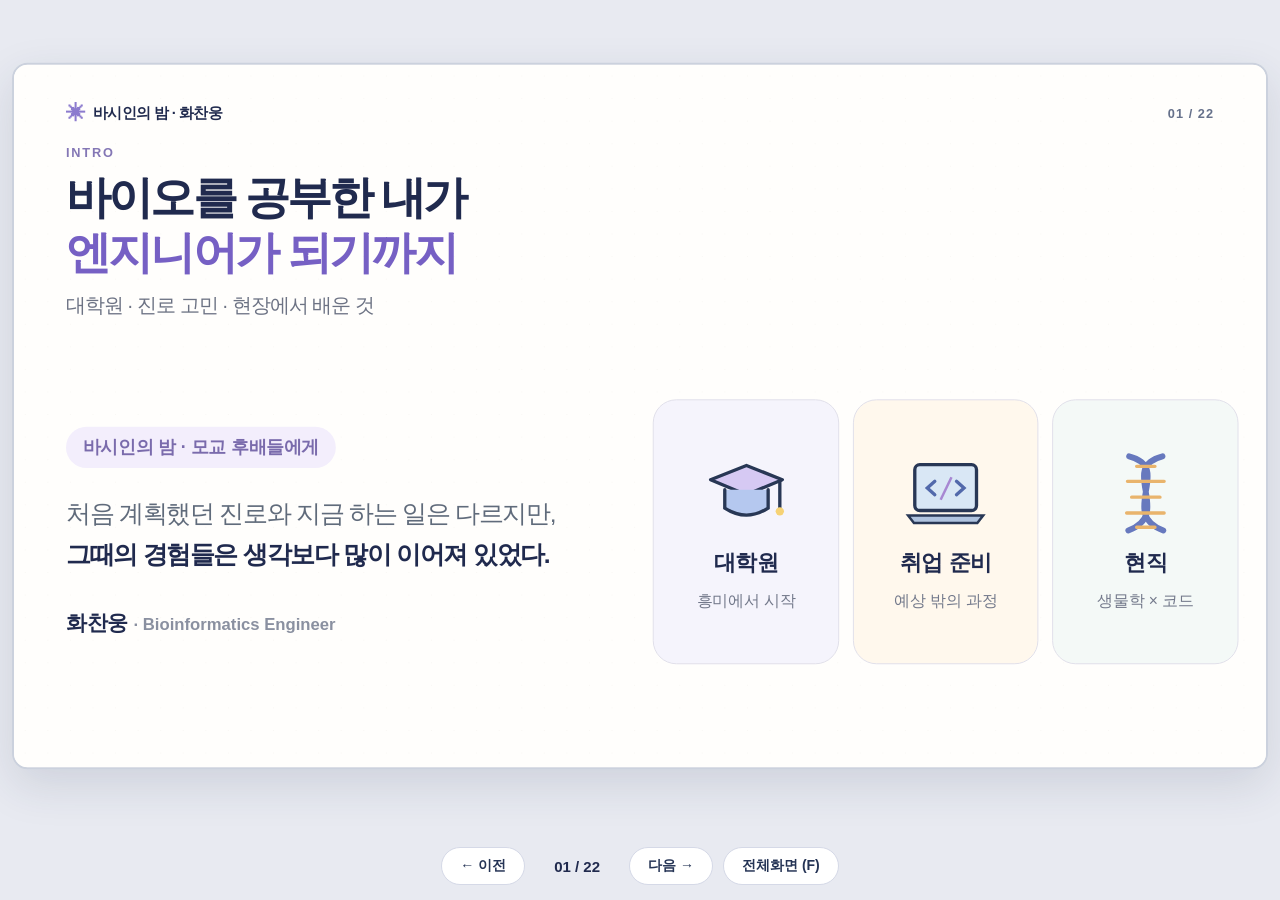
<file: basi-night/index.html>
<!doctype html><html lang="ko"><head><meta charset="utf-8"><meta name="viewport" content="width=device-width,initial-scale=1"><meta name="theme-color" content="#202a4e"><meta name="description" content="바시인의 밤 — 화찬웅의 대학원·취업·바이오인포매틱스 경력 이야기"><title>바시인의 밤 | 전공에서 진로로 이어지는 이야기 · v7</title><style>*{box-sizing:border-box}html,body{width:100%;height:100%;margin:0;background:#e8eaf1;color:#202a4e;font-family:-apple-system,BlinkMacSystemFont,'Pretendard','Apple SD Gothic Neo','Noto Sans KR',sans-serif;overflow:hidden}
:root{--navy:#202a4e;--purple:#7867bf;--cream:#fffefc;--muted:#737a8a;--line:#e0e2eb;--card:#f6f5fd;--yellow:#ffe49b}
#stage-outer{height:calc(100dvh - 68px);width:100%;position:relative;overflow:hidden}
#stage{position:absolute;left:50%;top:50%;width:1280px;height:720px;transform-origin:center;transform:translate(-50%,-50%) scale(var(--scale,1));border:2px solid #cbd1dd;border-radius:16px;overflow:hidden;box-shadow:0 16px 45px #24315022;background:var(--cream)}
.slide{position:absolute;inset:0;background:var(--cream);padding:37px 53px;display:none;flex-direction:column;gap:0}.slide.active{display:flex}
.slide:before{position:absolute;z-index:0;content:'';pointer-events:none;inset:0;background:radial-gradient(#dedad1 .5px,transparent .5px) 0 0/23px 23px;opacity:.19}
.slide>*{position:relative;z-index:1}
.meta{display:flex;align-items:center;justify-content:space-between;flex:0 0 24px;font-weight:800;font-size:15px;letter-spacing:-.03em}.meta .right{color:#66718b;font-size:13px;letter-spacing:.08em}.meta .logo{display:inline-flex;gap:8px;align-items:center}.meta .logo:before{content:'✳';color:#8c7bce;font-size:20px}
.head{padding-top:26px;flex:0 0 auto}.head .section{font-size:13px;letter-spacing:.14em;font-weight:900;color:#8477b5}.head h1{font-size:48px;letter-spacing:-.064em;font-weight:900;line-height:1.22;margin:10px 0 11px;word-break:keep-all}.head h1 em{color:#7660c4;font-style:normal}.head h1 .highlight{background:linear-gradient(transparent 65%,#ffdd7e 65%,#ffdd7e 91%,transparent 91%)}.head .sub{font-size:20px;letter-spacing:-.035em;color:#6d7384;line-height:1.5;margin:0;word-break:keep-all}
.body{flex:1;min-height:0;display:flex;flex-direction:column;justify-content:center;margin-top:12px}
.tile{min-width:0;background:#f5f5fc;border:1.6px solid #dedfea;border-radius:22px;padding:18px 19px;display:flex;flex-direction:column;align-items:center;justify-content:center;text-align:center;gap:9px;overflow:hidden;min-height:0}
.tile:nth-child(2n){background:#f8f7fd}.tile:nth-child(3n){background:#f7faf9}.tile:nth-child(4n){background:#fff9ee}
.tile-art{height:105px;display:flex;justify-content:center;align-items:center;width:100%;flex:0 0 auto}.doodle{height:80px;width:80px;display:block;overflow:visible;flex:0 0 auto}.tile-art .doodle{height:94px;width:94px}.tile strong{font-size:22px;line-height:1.3;letter-spacing:-.045em;word-break:keep-all}.tile p{font-size:16px;color:#6f7587;line-height:1.45;font-weight:540;letter-spacing:-.035em;margin:0;word-break:keep-all}
.tiles{width:100%;display:grid;gap:15px;flex:1;min-height:0}.tiles.four{grid-template-columns:repeat(4,minmax(0,1fr))}.tiles.three{grid-template-columns:repeat(3,minmax(0,1fr))}
.hero-grid{display:grid;grid-template-columns:55% 45%;height:100%;align-items:center}.hero-info{font-size:23px;line-height:1.62;letter-spacing:-.04em;color:#686f80}.hero-info b{font-weight:800;color:#313b57}.hero-tag{background:#f3eefc;border-radius:999px;padding:9px 17px;color:#7a6bac;font-size:18px;font-weight:850;width:max-content}.hero-name{font-size:21px;font-weight:900;color:#202a4e;margin-top:35px}.hero-name span{font-size:17px;font-weight:580;color:#8a90a0}.hero-doodles{height:100%;position:relative;display:flex;align-items:center;justify-content:center}.hero-person{width:300px;height:260px;object-fit:contain;image-rendering:auto;mix-blend-mode:multiply;position:relative;z-index:2}.floating{position:absolute;border-radius:18px;background:#f4f2fc;padding:8px;border:1px solid #e1def0}.floating .doodle{width:57px;height:57px}.f1{right:20px;top:40px}.f2{left:25px;bottom:45px}.f3{right:12px;bottom:55px}
.process-flow,.interview-flow,.evidence-flow,.flow-cards,.research-grid,.closing-cards{display:grid;grid-template-columns:repeat(3,minmax(0,1fr));gap:14px;flex:1;min-height:0}.flow-cards{grid-template-columns:repeat(4,minmax(0,1fr))}.flow-cards .tile{padding:13px}.flow-cards .tile strong{font-size:20px}.flow-cards .tile p{font-size:15px}.process-flow{display:flex;align-items:stretch}.process-flow .tile{flex:1}.process-flow>.doodle{width:33px;height:33px;align-self:center}.speech-mark{font-size:23px;text-align:center;font-weight:850;letter-spacing:-.045em;margin-top:14px;padding:11px 18px;background:#fff0bb;border-radius:15px;color:#4b4660}.speech-mark.subtle{font-size:21px;background:#f5f1ff;color:#635787}
.feature{display:grid;grid-template-columns:41% 1fr;gap:27px;height:100%;min-height:0}.portrait{position:relative;display:flex;align-items:center;justify-content:center;border:1.6px solid #e2e4ed;background:#f7f7fb;border-radius:23px;overflow:hidden}.portrait-bg{position:absolute;width:70%;aspect-ratio:1;border-radius:100%;background:#ebe9f5}.portrait-img{position:relative;width:86%;max-height:90%;object-fit:contain;mix-blend-mode:multiply;image-rendering:auto}.feature-list{display:flex;flex-direction:column;gap:12px;min-height:0}.point{flex:1;min-height:0;display:flex;align-items:center;gap:16px;padding:12px 18px;border:1.6px solid #e3e2ee;border-radius:18px;background:#f8f7fc}.point:nth-child(2){background:#fff9ee}.point .doodle{height:73px;width:73px}.point strong{font-size:22px;letter-spacing:-.045em}.point p{font-size:16px;color:#74798a;margin:6px 0 0;line-height:1.35}.takeaway{text-align:center;background:#fff0bf;padding:9px 15px;border-radius:12px;font-size:19px;font-weight:850;margin-top:8px}
.debug-grid{display:grid;grid-template-columns:36% 1fr;gap:22px;flex:1;min-height:0}.debug-person{position:relative;border-radius:20px;background:#f5f4fb;display:flex;align-items:center;justify-content:center;overflow:hidden}.debug-portrait{width:88%;height:85%;object-fit:contain;mix-blend-mode:multiply}.comic-bubble{position:absolute;top:8%;right:7%;border-radius:16px;padding:12px;background:white;border:1px solid #d9d9e3;font-weight:800;color:#665781}.debug-console{background:#242d47;color:white;border-radius:21px;padding:24px;display:flex;flex-direction:column;justify-content:space-between}.console-top{color:#edbe93;letter-spacing:9px;font-size:18px}.console-top span{float:right;font:14px ui-monospace,monospace;color:#b9c2d9;letter-spacing:0}.debug-console code{font:19px/1.8 ui-monospace,Consolas,monospace}.debug-console code em{font-style:normal;color:#ffacb1}.debug-console code b{color:#f3c686}.mini-steps{display:flex;align-items:center;justify-content:center;gap:10px;font-size:17px;font-weight:750;background:#313d5c;border-radius:12px;padding:10px}.mini-steps .doodle{width:31px;height:31px}
.reference-note{font-size:12px;color:#9399a7;text-align:right;margin-top:8px}
.roadmap,.after-grid{height:100%;display:grid;grid-template-columns:repeat(3,1fr);gap:15px}.moment{border:1.6px solid #e0dfec;border-radius:22px;background:#f7f6fb;padding:19px;display:flex;flex-direction:column;justify-content:center;align-items:center;text-align:center;gap:12px;min-width:0}.moment-img{height:107px;display:flex;align-items:center;justify-content:center}.moment h3{font-size:22px;margin:0}.moment p{font-size:17px;color:#737a8e;line-height:1.45;word-break:keep-all;margin:0}.moment .doodle{width:100px;height:100px}
.career-grid{display:grid;grid-template-columns:40% 1fr;gap:20px;height:100%}.company-plate,.study-plate{border:1.6px solid #dfe0ed;background:#f5f6fc;border-radius:22px;display:flex;flex-direction:column;align-items:center;justify-content:center;gap:12px;position:relative;overflow:hidden}.company-name{font-size:57px;font-weight:950;letter-spacing:-.07em}.company-plate span{font-size:18px;color:#7b8495}.company-icons{display:flex;gap:24px;margin-top:12px}.company-icons .doodle{height:56px;width:56px}.career-points{display:flex;flex-direction:column;gap:10px}.career-points .tile{flex:1;display:grid;grid-template-columns:90px 1fr;grid-template-rows:auto auto;text-align:left;column-gap:9px;justify-content:start;padding:9px 15px}.career-points .tile-art{grid-row:span 2;height:74px}.career-points .tile-art .doodle{width:70px;height:70px}.career-points .tile strong{font-size:20px;align-self:end}.career-points .tile p{font-size:15px;align-self:start}.coder-picture{width:83%;height:200px;object-fit:contain;mix-blend-mode:multiply}.d14{position:absolute;top:15px;left:22px;font-size:33px;font-weight:900;color:#8e72bc}.study-plate p{font-size:19px;font-weight:800;margin:0}
.whiteout-scene{height:100%;display:grid;grid-template-columns:38% 1fr;gap:20px}.whiteout-art{background:#f5f3fc;border-radius:24px;border:1.6px solid #dfe0ea;display:flex;align-items:center;justify-content:center}.whiteout-image{width:95%;height:90%;object-fit:contain}.whiteout-points,.after-notes{display:flex;flex-direction:column;gap:10px}.whiteout-points .tile,.after-notes .tile{flex:1;display:grid;grid-template-columns:78px 1fr;grid-template-rows:auto auto;text-align:left;padding:10px 15px;gap:3px 10px}.whiteout-points .tile-art,.after-notes .tile-art{height:74px;grid-row:span 2}.whiteout-points .tile-art .doodle,.after-notes .tile-art .doodle{height:66px;width:66px}.whiteout-points .tile strong,.after-notes .tile strong{font-size:20px;align-self:end}.whiteout-points .tile p,.after-notes .tile p{font-size:15px;align-self:start}
.after-grid{grid-template-columns:38% 1fr}.night-art{background:#f5f3fc;border-radius:22px;border:1.6px solid #dde0ea;overflow:hidden;display:flex;align-items:center;justify-content:center}.night-photo{width:90%;object-fit:contain;height:80%;mix-blend-mode:multiply}
.success-grid{height:100%;display:grid;grid-template-columns:59% 1fr;gap:23px}.mail-big{border:1.7px solid #d5e5da;background:#f4faf5;border-radius:24px;display:flex;flex-direction:column;align-items:center;justify-content:center;gap:7px;transform:rotate(-1.5deg)}.mail-top{color:#7d9385;font-size:16px;font-weight:850}.mail-big .doodle{width:112px;height:112px}.mail-big strong{font-size:33px;text-align:center;line-height:1.3;color:#267251}.mail-big small{font-size:13px;color:#8e9d92}.success-mini{display:flex;flex-direction:column;gap:14px}.success-mini .tile{flex:1}.success-mini .tile-art{height:73px}.success-mini .tile-art .doodle{height:69px;width:69px}
.closing-cards{flex:1}.closing-line{position:relative;margin-top:16px;text-align:center;padding:13px 16px;background:#ffe7a5;border-radius:15px;font-weight:900;font-size:26px;color:#33416a;line-height:1.2}
#controls{height:68px;display:flex;gap:10px;justify-content:center;align-items:center;background:#e8eaf1}#controls button{border:1px solid #d5d9e7;border-radius:999px;background:white;color:#253455;padding:9px 18px;font-size:14px;font-weight:850;cursor:pointer}#controls button:hover{background:#faf8ff;border-color:#b9aedc}#counter{min-width:84px;font-weight:900;font-size:15px;text-align:center}
.icon-library{pointer-events:none}.art-photo{height:98px;max-width:97%;object-fit:contain;mix-blend-mode:multiply}
@media(max-width:720px){#controls{gap:3px}#controls button{padding:9px 10px;font-size:12px}#counter{min-width:60px;font-size:12px}}

/* v6 rebuild: consistent icon-first story cards, preserve original slide aesthetics */
.hero-rebuilt{display:grid;grid-template-columns:49% 51%;align-items:center;gap:25px;height:100%}.hero-text p{font-size:25px;color:#606b7b;line-height:1.68;letter-spacing:-.038em}.hero-text b{color:var(--navy)}.hero-art-board{display:grid;grid-template-columns:repeat(3,1fr);gap:14px}.hero-mini{min-height:270px;border-radius:24px;border:1.6px solid #e1e0ea;background:#f5f4fc;display:flex;flex-direction:column;align-items:center;justify-content:center;gap:14px}.hero-mini:nth-child(2){background:#fff8ed}.hero-mini:nth-child(3){background:#f4f9f7}.hero-mini .doodle{width:85px;height:85px}.hero-mini strong{font-size:22px}.hero-mini small{font-size:16px;color:#73798b}
.debug-rebuilt{display:grid;grid-template-columns:55% 1fr;gap:24px;height:100%;align-items:center}.console-portrait{font:21px/1.9 ui-monospace,Consolas,monospace;background:#25304e;color:#e8eeff;border-radius:22px;padding:32px;box-shadow:9px 12px 0 #e6e7ef}.console-portrait .console-top{font-size:15px;color:#f4c577;margin-bottom:18px}.console-portrait .console-top span{color:#aebcdd;margin-left:20px}.console-portrait .code-line.error{color:#ef9da6}.console-portrait .code-line.muted{color:#b6c2d3;font-size:17px;margin-top:17px}.debug-process{display:grid;gap:12px}.mini-step{display:flex;align-items:center;gap:15px;padding:15px 20px;background:#f5f5fc;border:1.5px solid #dfe0ee;border-radius:18px;min-height:98px}.mini-step .doodle{width:61px;height:61px}.mini-step b{font-size:22px;white-space:nowrap}.mini-step small{font-size:16px;color:#6b7484}.mini-step:has(small){flex-wrap:wrap}.mini-step small{margin-left:76px;margin-top:-17px}
.prep-rebuilt{display:grid;grid-template-columns:35% 1fr 1fr;gap:17px;height:100%;align-items:stretch}.prep-count{background:#fff2c5;border:1.5px solid #ebd89b;border-radius:22px;display:flex;flex-direction:column;align-items:center;justify-content:center;gap:12px}.prep-count b{font-size:64px;letter-spacing:-.07em}.prep-count small{font-size:20px;font-weight:780}.prep-count .doodle{width:88px;height:88px}.prep-rebuilt .tile{height:100%}
.interview-rebuilt{display:grid;grid-template-columns:53% 1fr;align-items:center;gap:20px;height:100%}.interview-moment{border:1.5px solid #dcddeb;background:#faf9ff;border-radius:23px;padding:25px;display:flex;flex-direction:column;align-items:center;justify-content:center;gap:13px;height:100%}.interview-code{padding:18px 22px;background:#222a43;border-radius:13px;font:28px ui-monospace,Consolas,monospace;color:white;white-space:nowrap}.interview-code b{color:#ffcd80}.interview-moment p{font-size:23px;font-weight:850}.interview-moment .mini-step{width:100%;min-height:100px}.interview-visual{position:relative;display:flex;flex-direction:column;align-items:center;justify-content:center;border-radius:22px;background:#f6f3fb;height:100%;overflow:hidden;border:1px solid #deddeb}.interview-visual img{width:min(88%,380px);height:340px;object-fit:contain}.image-caption{position:absolute;bottom:12px;font-size:17px;font-weight:800;color:#676f88}
.result-rebuilt{display:grid;grid-template-columns:36% 1fr;gap:25px;align-items:center;height:100%}.result-side{display:flex;flex-direction:column;gap:20px}.result-side .mini-step{min-height:132px}.result-mail{height:95%;border:2px solid #d5e5da;border-radius:24px;background:#f6fcf7;display:flex;align-items:center;justify-content:center;flex-direction:column;gap:15px}.result-mail .doodle{width:116px;height:116px}.result-mail span{color:#778d82;font-size:19px;font-weight:800}.result-mail strong{font-size:43px;text-align:center;line-height:1.35;color:#247456}.result-mail small{font-size:14px;color:#8b9691}
.bridge-rebuilt{display:grid;gap:13px;height:100%;align-content:center}.bridge-title{display:grid;grid-template-columns:1fr 1fr;margin-left:100px;text-align:center;font-size:18px;color:#797f9c;font-weight:900;letter-spacing:.04em}.bridge-row{min-height:98px;display:grid;grid-template-columns:70px 1fr 58px 1fr;align-items:center;gap:15px;border:1.5px solid #e1e0ee;border-radius:19px;padding:10px 18px;background:#f7f6fd}.bridge-row:nth-child(odd){background:#fbfafd}.bridge-row .doodle{width:58px;height:58px}.bridge-row b{font-size:21px}.bridge-row span{font-size:30px;text-align:center;color:#9679bc}.bridge-row strong{font-size:21px;color:#465b8d}
.compare-rebuilt{display:grid;grid-template-columns:1fr 65px 1fr;align-items:center;gap:18px;height:100%}.compare-box{min-height:325px;background:#f5f5fd;border:1.5px solid #dfdfe9;border-radius:23px;padding:28px;display:flex;align-items:center;justify-content:center;flex-direction:column;gap:20px;text-align:center}.compare-box.right{background:#f6faf7}.compare-head{display:flex;gap:14px;align-items:center}.compare-head .doodle{height:70px;width:70px}.compare-head b{font-size:27px}.compare-box p{font-size:24px;line-height:1.55;font-weight:750}.compare-box span{background:#e8e5f4;border-radius:999px;padding:10px 20px;font-size:18px;font-weight:850}.compare-box.right span{background:#deeee3}.compare-arrow{font-size:46px;text-align:center;color:#9586b5;font-weight:900}
.speech-mark{font-size:22px}.tiles .tile strong{word-break:keep-all}.tiles .tile p{word-break:keep-all}.slide .body .closing-line{margin-top:18px}

/* v7: audience questions, accessible career paths, preserve original 1280x720 canvas */
.preq{display:inline-block;vertical-align:middle;letter-spacing:0;font-size:12px;font-weight:800;color:#7665b0;background:#f3f0fb;padding:4px 11px;border-radius:999px;margin-left:16px}
.slide .head{padding-top:21px}
.slide .head h1{font-size:46px}
.bridge-foot{padding:12px 18px;border-radius:13px;background:#fff0be;font-size:19px;font-weight:800;line-height:1.4;letter-spacing:-.035em;text-align:center}
.success-strip{background:#e9f5eb;color:#2c7053!important;font-size:21px;padding:10px 16px;margin-top:9px}
.broad-strip{margin-top:13px;font-size:19px}
.slide .body:has(.bridge-rebuilt){margin-top:0}
.slide .body:has(.compare-rebuilt){gap:0}
.slide .body:has(.compare-rebuilt) .compare-rebuilt{min-height:0;flex:1}
.slide .body:has(.compare-rebuilt) .compare-box{height:100%}
.slide .body:has(.interview-rebuilt){gap:0}
.slide .body:has(.interview-rebuilt) .interview-rebuilt{min-height:0;flex:1}
.slide .body:has(.interview-rebuilt) .interview-moment{padding:16px;gap:6px}
.slide .body:has(.interview-rebuilt) .interview-visual img{height:270px}
.slide .body:has(.interview-rebuilt) .mini-step{min-height:70px}
.slide .body:has(.interview-rebuilt) .interview-moment p{font-size:21px;margin:6px 0}
.slide[data-page="10"] .body .speech-mark,
.slide[data-page="15"] .body .speech-mark,
.slide[data-page="16"] .body .speech-mark,
.slide[data-page="20"] .body .speech-mark,
.slide[data-page="21"] .body .speech-mark{font-size:19px;line-height:1.35;padding:10px 14px}
.slide .tile p{word-break:keep-all}
.slide[data-page="21"] .tile strong{font-size:20px}
.slide[data-page="21"] .tile p{font-size:15px}
.slide[data-page="2"] .tile strong{font-size:20px}
.slide[data-page="2"] .tile p{font-size:15px}

/* v9 actual-undergraduate-assignment panels; preserve v8 card design */
.ug-case{display:grid;grid-template-columns:32% 1fr;gap:17px;height:100%;min-height:0;align-items:stretch}
.ug-case-steps{display:flex;flex-direction:column;gap:13px;min-height:0}
.ug-mini{flex:1;display:grid;grid-template-columns:72px 1fr;gap:10px;align-items:center;background:#f5f4fc;border:1px solid #dedde9;border-radius:20px;padding:15px 12px;min-height:0}
.ug-mini:nth-child(2){background:#f7faf9}.ug-mini:nth-child(3){background:#fff9ef}
.ug-mini .doodle{width:66px;height:66px}.ug-mini strong{display:block;font-size:23px;line-height:1.1;letter-spacing:-.04em}.ug-mini small{display:block;font-size:15px;color:#737a90;margin-top:9px;word-break:keep-all;line-height:1.32}
.ug-code-wrap{display:flex;flex-direction:column;background:#252f49;color:#e8eefb;border-radius:20px;overflow:hidden;border:1px solid #394665;min-height:0}
.ug-code-title{height:47px;flex:0 0 47px;background:#33405f;padding:0 19px;display:flex;gap:12px;align-items:center;color:#e9eaf8;font:15px ui-monospace,Menlo,Consolas,monospace}.ug-code-title b{font-size:15px;font-weight:680}.ug-code-title>span:last-child{margin-left:auto;color:#bdc8df;font-size:13px}.ug-code-dots{color:#e9b57c;letter-spacing:3px}
.ug-code{margin:0;flex:1;min-height:0;padding:14px 24px;white-space:pre-wrap;line-height:1.67;font:19px/1.67 ui-monospace,Menlo,Consolas,monospace;color:#f6f3f9;letter-spacing:-.015em}.ug-code .cm{color:#a8b9d3}.ug-code .fn{color:#8ad2db}.ug-code .str{color:#ffcb89}
.ug-source{display:block;flex:0 0 auto;border-top:1px solid #50607b;padding:12px 22px;color:#e1dafc;text-decoration:none;font-size:15px;font-weight:790;background:#313b56}.ug-source:hover{text-decoration:underline}
.ug-revision{display:grid;grid-template-columns:repeat(4,minmax(0,1fr));gap:14px;flex:1;min-height:0}.ug-card{background:#f5f4fc;border:1.5px solid #dfe0ed;border-radius:19px;min-width:0;display:flex;flex-direction:column;align-items:center;justify-content:center;gap:12px;padding:20px 15px;text-align:center}.ug-card:nth-child(2){background:#f6f9fc}.ug-card:nth-child(3){background:#fff9f0}.ug-card:nth-child(4){background:#f5faf5}.ug-card .doodle{height:81px;width:81px}.ug-card strong{font-size:22px;line-height:1.25;word-break:keep-all}.ug-card p{font-size:16px;line-height:1.43;margin:0;color:#70778a;word-break:keep-all}
.ug-footnote{margin-top:12px;border-radius:12px;background:#fff1c7;padding:12px 17px;font-size:18px;line-height:1.35;letter-spacing:-.025em;font-weight:650}.ug-footnote b{color:#7761ae}.ug-footnote span{font-size:14px;color:#9d8b63}
.slide[data-page="4"] .head h1{font-size:43px}.slide[data-page="5"] .head h1{font-size:44px}
.slide[data-page="4"] .body,.slide[data-page="5"] .body{margin-top:3px}
</style></head><body><svg class="icon-library" width="0" height="0" aria-hidden="true" style="position:absolute;overflow:hidden"><defs>
<symbol id="ico-cap" viewBox="0 0 100 100"><path d="M7 34 50 17 93 34 50 52Z" fill="#D6C9F3" stroke="#283755" stroke-width="4" stroke-linejoin="round"/><path d="M24 46v22q26 17 52 0V46" fill="#B5C8EF" stroke="#283755" stroke-width="4" stroke-linecap="round"/><path d="M90 35v34" stroke="#283755" stroke-width="4"/><circle cx="90" cy="72" r="5" fill="#F6D275"/></symbol>
<symbol id="ico-teacher" viewBox="0 0 100 100"><rect x="8" y="12" width="84" height="57" rx="6" fill="#D5E7DE" stroke="#283755" stroke-width="4"/><path d="M25 30h52M25 40h32" stroke="#7AA5A0" stroke-width="4" stroke-linecap="round"/><circle cx="50" cy="47" r="11" fill="#F0C49E" stroke="#283755" stroke-width="3"/><path d="M28 84q22-29 44 0" fill="#7B8CAC" stroke="#283755" stroke-width="3"/></symbol>
<symbol id="ico-uniform" viewBox="0 0 100 100"><path d="M12 34 49 20 88 34 80 52 20 52Z" fill="#758765" stroke="#283755" stroke-width="4"/><path d="M33 53v29h33V53" fill="#8DA078" stroke="#283755" stroke-width="4"/><circle cx="50" cy="65" r="7" fill="#F2D18A"/></symbol>
<symbol id="ico-dna" viewBox="0 0 100 100"><path d="M30 6C84 20 16 74 71 95M70 6C16 20 84 74 29 95" stroke="#6779BE" stroke-width="7" fill="none" stroke-linecap="round"/><path d="M39 18h22M28 36h44M33 55h34M27 74h45M39 91h22" stroke="#E9B46C" stroke-width="4" stroke-linecap="round"/></symbol>
<symbol id="ico-laptop" viewBox="0 0 100 100"><rect x="13" y="16" width="74" height="55" rx="6" fill="#D9E7F5" stroke="#283755" stroke-width="4"/><path d="m37 36-9 8 9 8m26-16 9 8-9 8" stroke="#5269AB" fill="none" stroke-width="4" stroke-linecap="round"/><path d="M44 58 57 31" stroke="#A787D2" stroke-width="3"/><path d="M5 77h90l-7 9H12Z" fill="#AFC3DF" stroke="#283755" stroke-width="3"/></symbol>
<symbol id="ico-question" viewBox="0 0 100 100"><circle cx="50" cy="50" r="39" fill="#FFF0BF" stroke="#283755" stroke-width="4"/><path d="M34 37q3-15 19-15 18 0 18 15 0 10-17 19v9" fill="none" stroke="#283755" stroke-width="6" stroke-linecap="round"/><circle cx="54" cy="77" r="4" fill="#283755"/></symbol>
<symbol id="ico-search" viewBox="0 0 100 100"><circle cx="42" cy="41" r="25" fill="#D1E5F3" stroke="#283755" stroke-width="5"/><path d="m60 61 27 26" stroke="#283755" stroke-width="8" stroke-linecap="round"/><path d="M30 39q7-12 17-12" stroke="#fff" stroke-width="5" fill="none"/></symbol>
<symbol id="ico-chart" viewBox="0 0 100 100"><path d="M12 89h77" stroke="#283755" stroke-width="4"/><rect x="19" y="57" width="15" height="31" rx="4" fill="#B4C9EE" stroke="#283755" stroke-width="3"/><rect x="44" y="36" width="15" height="52" rx="4" fill="#EED29C" stroke="#283755" stroke-width="3"/><rect x="68" y="19" width="15" height="69" rx="4" fill="#B5DFC6" stroke="#283755" stroke-width="3"/><path d="M17 40 42 22 58 30 83 9" stroke="#8072CA" stroke-width="4" fill="none" stroke-linecap="round"/></symbol>
<symbol id="ico-calendar" viewBox="0 0 100 100"><rect x="14" y="18" width="72" height="68" rx="7" fill="#F6F5FC" stroke="#283755" stroke-width="4"/><path d="M14 38h72M33 9v19M67 9v19" stroke="#283755" stroke-width="5" stroke-linecap="round"/><rect x="28" y="49" width="13" height="12" rx="2" fill="#D8C7F4"/><rect x="49" y="49" width="13" height="12" rx="2" fill="#EFCB7E"/><rect x="28" y="68" width="13" height="9" rx="2" fill="#B3DDCE"/></symbol>
<symbol id="ico-clock" viewBox="0 0 100 100"><circle cx="50" cy="52" r="38" fill="#D8E9F4" stroke="#283755" stroke-width="4"/><path d="M50 26v25l18 13" stroke="#283755" stroke-width="5" fill="none" stroke-linecap="round"/><path d="M42 8h16" stroke="#283755" stroke-width="4"/></symbol>
<symbol id="ico-book" viewBox="0 0 100 100"><path d="M50 28q-23-15-43-8v57q21-6 43 9 21-15 43-9V20q-22-7-43 8" fill="#D1E5F1" stroke="#283755" stroke-width="4"/><path d="M50 28v58" stroke="#283755" stroke-width="3"/><path d="M17 37q12-2 24 5M60 42q12-7 23-5" stroke="#7899C7" stroke-width="3" fill="none"/></symbol>
<symbol id="ico-spark" viewBox="0 0 100 100"><path d="M50 8 60 37 90 49 60 60 50 92 39 60 10 49 39 37Z" fill="#FFDB86" stroke="#283755" stroke-width="4" stroke-linejoin="round"/><circle cx="49" cy="47" r="7" fill="#fff" opacity=".6"/></symbol>
<symbol id="ico-wrench" viewBox="0 0 100 100"><path d="M64 10q24 5 24 30-2 24-29 26L37 89q-11 7-19-2t1-19l23-21Q38 18 64 10l-16 17 8 14 17 5Z" fill="#BFD5ED" stroke="#283755" stroke-width="4" stroke-linejoin="round"/></symbol>
<symbol id="ico-refresh" viewBox="0 0 100 100"><path d="M18 49q4-30 34-33 22-2 33 16" stroke="#5264A3" fill="none" stroke-width="7" stroke-linecap="round"/><path d="m68 33 19 5-2-20" fill="none" stroke="#5264A3" stroke-width="7" stroke-linejoin="round"/><path d="M82 52q-4 29-34 32-23 2-34-17" stroke="#809FCB" fill="none" stroke-width="7" stroke-linecap="round"/><path d="m31 66-19-5 2 20" fill="none" stroke="#809FCB" stroke-width="7" stroke-linejoin="round"/></symbol>
<symbol id="ico-doc" viewBox="0 0 100 100"><path d="M18 8h46l19 19v64H18Z" fill="#F9FAFF" stroke="#283755" stroke-width="4" stroke-linejoin="round"/><path d="M64 8v20h19M29 43h39M29 56h43M29 69h32" stroke="#768BB4" stroke-width="4" stroke-linecap="round"/></symbol>
<symbol id="ico-trophy" viewBox="0 0 100 100"><path d="M30 16h40v28q-2 24-20 25-18-1-20-25Z" fill="#F7D57E" stroke="#283755" stroke-width="4"/><path d="M30 26H14q-2 22 23 26M70 26h16q2 22-23 26" stroke="#283755" fill="none" stroke-width="4"/><path d="M50 69v15M31 86h38" stroke="#283755" stroke-width="7" stroke-linecap="round"/></symbol>
<symbol id="ico-brain" viewBox="0 0 100 100"><path d="M50 20q-17-22-33 0-16 4-11 25-13 14 2 28 0 19 24 15 8 9 18 0 10 9 18 0 24 4 24-15 15-14 2-28 5-21-11-25-16-22-33 0Z" fill="#E0CFF3" stroke="#283755" stroke-width="3"/><path d="M50 19v66M33 29q-16 10 3 23-12 11 1 23M67 29q16 10-3 23 12 11-1 23" stroke="#9485C5" stroke-width="3" fill="none"/></symbol>
<symbol id="ico-door" viewBox="0 0 100 100"><path d="M22 12h56v78H22Z" fill="#DBE7F2" stroke="#283755" stroke-width="4"/><path d="M36 18h31v65H36Z" fill="#F7F4EC" stroke="#283755" stroke-width="3"/><circle cx="59" cy="55" r="4" fill="#E2B86A"/></symbol>
<symbol id="ico-coffee" viewBox="0 0 100 100"><path d="M17 29h54v43q-4 17-27 17T17 72Z" fill="#F2E4D6" stroke="#283755" stroke-width="4"/><path d="M71 36h8q18 1 13 21-5 12-21 9" fill="none" stroke="#283755" stroke-width="4"/><path d="M28 7q-10 11 0 22M47 7q-10 11 0 22" stroke="#B5A69F" stroke-width="4" fill="none"/></symbol>
<symbol id="ico-sign" viewBox="0 0 100 100"><path d="M52 18v76" stroke="#283755" stroke-width="6"/><path d="M14 12h71l-10 18H14l-9-9Z" fill="#EED79A" stroke="#283755" stroke-width="3"/><path d="M16 45h70l9 12-9 10H16L5 55Z" fill="#C8D9EB" stroke="#283755" stroke-width="3"/></symbol>
<symbol id="ico-clinical" viewBox="0 0 100 100"><rect x="21" y="11" width="58" height="82" rx="5" fill="#DBEAF3" stroke="#283755" stroke-width="4"/><path d="M45 23h10v13h13v10H55v13H45V46H32V36h13Z" fill="#A5D6BE" stroke="#283755" stroke-width="2"/><path d="M40 92V69h20v23" stroke="#283755" stroke-width="4"/></symbol>
<symbol id="ico-database" viewBox="0 0 100 100"><ellipse cx="50" cy="17" rx="34" ry="11" fill="#DCE8F7" stroke="#283755" stroke-width="4"/><path d="M16 17v60q3 17 34 17t34-17V17" fill="#BECFEA" stroke="#283755" stroke-width="4"/><path d="M16 37q34 23 68 0M16 57q34 23 68 0M16 76q34 23 68 0" fill="none" stroke="#283755" stroke-width="3"/></symbol>
<symbol id="ico-folder" viewBox="0 0 100 100"><path d="M8 22h33l9 13h42v44H8Z" fill="#F1DC9D" stroke="#283755" stroke-width="4" stroke-linejoin="round"/><path d="M9 46h81" stroke="#CBA85E" stroke-width="3"/></symbol>
<symbol id="ico-speech" viewBox="0 0 100 100"><path d="M9 14h82v54H50L30 87V68H9Z" fill="#E0E3F7" stroke="#283755" stroke-width="4" stroke-linejoin="round"/><path d="M25 34h50M25 46h34" stroke="#7986B7" stroke-width="4" stroke-linecap="round"/></symbol>
<symbol id="ico-tie" viewBox="0 0 100 100"><path d="M37 9h26L56 31 66 79 50 96 34 79l10-48Z" fill="#9A9BC5" stroke="#283755" stroke-width="4"/><path d="M43 28h14" stroke="#283755" stroke-width="3"/></symbol>
<symbol id="ico-walk" viewBox="0 0 100 100"><circle cx="61" cy="16" r="11" fill="#F3C9A8" stroke="#283755" stroke-width="3"/><path d="m58 30-13 24 20 11 11-26" fill="#B3C5E2" stroke="#283755" stroke-width="4"/><path d="M45 51 23 59M61 64 78 91M53 63 33 91" stroke="#283755" stroke-width="6" stroke-linecap="round"/></symbol>
<symbol id="ico-mail" viewBox="0 0 100 100"><rect x="9" y="20" width="82" height="60" rx="6" fill="#DBEBE7" stroke="#283755" stroke-width="4"/><path d="M11 26 50 55 89 26" fill="none" stroke="#283755" stroke-width="4"/><path d="M11 75 37 52M89 75 63 52" fill="none" stroke="#88B49F" stroke-width="3"/></symbol>
<symbol id="ico-check" viewBox="0 0 100 100"><path d="M50 9 82 22v23Q82 76 50 94 18 76 18 45V22Z" fill="#D7ECD8" stroke="#283755" stroke-width="4"/><path d="m30 50 13 13 26-29" fill="none" stroke="#3C987D" stroke-width="7" stroke-linecap="round" stroke-linejoin="round"/></symbol>
<symbol id="ico-patient" viewBox="0 0 100 100"><circle cx="50" cy="30" r="19" fill="#F2CAA9" stroke="#283755" stroke-width="3"/><path d="M14 90q3-37 36-37 34 0 36 37" fill="#ADC9E1" stroke="#283755" stroke-width="4"/><path d="M46 63h8M50 59v9" stroke="#2E6B73" stroke-width="3"/></symbol>
<symbol id="ico-gear" viewBox="0 0 100 100"><path d="m43 7 14 0 4 13 11 5 12-6 10 12-8 11 2 12 10 9-8 14-14-4-10 8-1 13H40l-3-13-11-5-12 6L5 62l8-10-1-12-10-8 8-14 14 3 11-7Z" fill="#D1DAED" stroke="#283755" stroke-width="3"/><circle cx="50" cy="50" r="15" fill="#fff" stroke="#283755" stroke-width="3"/></symbol>
<symbol id="ico-sprout" viewBox="0 0 100 100"><path d="M51 88V40" stroke="#507D56" stroke-width="5"/><path d="M51 43Q17 48 13 17q35-6 38 26M51 54Q88 56 88 18 53 18 51 54" fill="#B3DDB2" stroke="#507D56" stroke-width="4"/><path d="M19 89h63" stroke="#B48F6A" stroke-width="6" stroke-linecap="round"/></symbol>
<symbol id="ico-arrow" viewBox="0 0 100 100"><path d="M9 50h74m-23-22 23 22-23 22" fill="none" stroke="#A5A1C3" stroke-width="8" stroke-linecap="round" stroke-linejoin="round"/></symbol>
</defs></svg><div id="stage-outer"><main id="stage" aria-label="진로 강연 웹 프레젠테이션"><section class="slide active" data-page="1" aria-hidden="false"><div class="meta"><span class="logo">바시인의 밤 · 화찬웅</span><span class="right">01 / 22</span></div><div class="head"><div class="section">INTRO</div><h1>바이오를 공부한 내가<br><em>엔지니어가 되기까지</em></h1><p class="sub">대학원 · 진로 고민 · 현장에서 배운 것</p></div><div class="body"><div class="hero-rebuilt"><div class="hero-text"><div class="hero-tag">바시인의 밤 · 모교 후배들에게</div><p>처음 계획했던 진로와 지금 하는 일은 다르지만,<br><b>그때의 경험들은 생각보다 많이 이어져 있었다.</b></p><div class="hero-name">화찬웅 <span>· Bioinformatics Engineer</span></div></div><div class="hero-art-board"><div class="hero-mini"><svg class="doodle" viewBox="0 0 100 100" aria-hidden="false"><use href="#ico-cap"/></svg><strong>대학원</strong><small>흥미에서 시작</small></div><div class="hero-mini"><svg class="doodle" viewBox="0 0 100 100" aria-hidden="true"><use href="#ico-laptop"/></svg><strong>취업 준비</strong><small>예상 밖의 과정</small></div><div class="hero-mini"><svg class="doodle" viewBox="0 0 100 100" aria-hidden="true"><use href="#ico-dna"/></svg><strong>현직</strong><small>생물학 × 코드</small></div></div></div></div></section><section class="slide" data-page="2" aria-hidden="true"><div class="meta"><span class="logo">바시인의 밤 · 화찬웅</span><span class="right">02 / 22</span></div><div class="head"><div class="section">TODAY’S QUESTIONS</div><h1>한 사람의 이야기로<br><em>여러 진로의 질문을 풀어볼게요.</em></h1><p class="sub">바이오인포매틱스는 하나의 사례. 정답은 여러 개일 수 있습니다.</p></div><div class="body"><div class="flow-cards"><div class="tile"><div class="tile-art"><svg class="doodle" viewBox="0 0 100 100" aria-hidden="true"><use href="#ico-sign"/></svg></div><strong>진로는 어떻게 찾나?</strong><p>관심과 선택의 순간</p></div><div class="tile"><div class="tile-art"><svg class="doodle" viewBox="0 0 100 100" aria-hidden="true"><use href="#ico-cap"/></svg></div><strong>대학원은 꼭 필요할까?</strong><p>학위보다 먼저 직무 탐색</p></div><div class="tile"><div class="tile-art"><svg class="doodle" viewBox="0 0 100 100" aria-hidden="true"><use href="#ico-clinical"/></svg></div><strong>실무는 무엇이 다른가?</strong><p>연구·개발·협업의 현실</p></div><div class="tile"><div class="tile-art"><svg class="doodle" viewBox="0 0 100 100" aria-hidden="true"><use href="#ico-sprout"/></svg></div><strong>지금 뭘 준비할까?</strong><p>어떤 길에도 남는 역량</p></div></div></div></section><section class="slide" data-page="3" aria-hidden="true"><div class="meta"><span class="logo">바시인의 밤 · 화찬웅</span><span class="right">03 / 22</span></div><div class="head"><div class="section">WHY GRAD SCHOOL</div><h1>대학원에 간 이유는<br><em>생각보다 여러 가지였다.</em></h1><p class="sub">처음부터 생물정보학 엔지니어가 목표였던 건 아니었다.</p></div><div class="body"><div class="tiles four"><div class="tile"><div class="tile-art"><svg class="doodle" viewBox="0 0 100 100" aria-hidden="true"><use href="#ico-teacher"/></svg></div><strong>교수의 꿈</strong><p>연구하고 가르치는 사람이 되고 싶었다</p></div><div class="tile"><div class="tile-art"><svg class="doodle" viewBox="0 0 100 100" aria-hidden="true"><use href="#ico-uniform"/></svg></div><strong>전문연구요원</strong><p>현실적으로 병역 문제도 생각했다</p></div><div class="tile"><div class="tile-art"><svg class="doodle" viewBox="0 0 100 100" aria-hidden="true"><use href="#ico-dna"/></svg></div><strong>유전학 수업</strong><p>내용 자체가 정말 재밌었다</p></div><div class="tile"><div class="tile-art"><svg class="doodle" viewBox="0 0 100 100" aria-hidden="true"><use href="#ico-laptop"/></svg></div><strong>생물통계학</strong><p>구글링하고 코딩하는 게 좋았다</p></div></div></div></section><section class="slide" data-page="4" aria-hidden="true"><div class="meta"><span class="logo">바시인의 밤 · 화찬웅</span><span class="right">04 / 22</span></div><div class="head"><div class="section">UNDERGRAD / 2019<span class="preq">사전질문 #5, 11</span></div><h1>생물통계학 과제를 열어보니<br><em>이미 유전질환 데이터를 분석하고 있었다.</em></h1><p class="sub">2019년 실제 R 과제 · DDG2P 유전질환 데이터</p></div><div class="body"><div class="ug-case">
 <div class="ug-case-steps">
   <div class="ug-mini"><svg class="doodle" viewBox="0 0 100 100" aria-hidden="true"><use href="#ico-dna"/></svg><div><strong>DDG2P</strong><small>유전질환·유전자 정보</small></div></div>
   <div class="ug-mini"><svg class="doodle" viewBox="0 0 100 100" aria-hidden="true"><use href="#ico-laptop"/></svg><div><strong>R · tidyverse</strong><small>표현형 데이터 정리·집계</small></div></div>
   <div class="ug-mini"><svg class="doodle" viewBox="0 0 100 100" aria-hidden="true"><use href="#ico-chart"/></svg><div><strong>ggplot2</strong><small>유전 양식과 변이 결과 시각화</small></div></div>
 </div>
 <div class="ug-code-wrap">
   <div class="ug-code-title"><span class="ug-code-dots">● ● ●</span> <b>assignment1_166_hwa.rmd</b><span>2019</span></div>
   <pre class="ug-code"><code><span class="cm"># 실제 과제에서 발췌</span>
ddg2p_tidy &lt;- ddg2p %&gt;%
  <span class="fn">separate_rows</span>(phenotypes,
                sep = <span class="str">';'</span>)

<span class="cm"># 이후: 그룹별 집계와 시각화</span>
p %&gt;% <span class="fn">ggplot</span>(aes(...)) +
  <span class="fn">geom_bar</span>(stat = <span class="str">"identity"</span>)</code></pre>
   <a href="https://github.com/woong4757/bsms222_166_hwa/blob/master/assignment1_166_hwa.rmd" target="_blank" rel="noopener noreferrer" class="ug-source">2019년 GitHub 과제 원본 보기 ↗</a>
 </div></div></div></section><section class="slide" data-page="5" aria-hidden="true"><div class="meta"><span class="logo">바시인의 밤 · 화찬웅</span><span class="right">05 / 22</span></div><div class="head"><div class="section">WHAT WAS FUN?<span class="preq">사전질문 #5, 11</span></div><h1>좋았던 건 코드를 아는 것보다<br><em>스스로 고쳐보는 과정이었다.</em></h1><p class="sub">한 번에 완성한 게 아니라, 실패한 그래프를 바꾸고 다시 확인했다.</p></div><div class="body"><div class="ug-revision">
   <div class="ug-card"><svg class="doodle" viewBox="0 0 100 100" aria-hidden="true"><use href="#ico-question"/></svg><strong>질문 만들기</strong><p>유전 양식에 따라 표현형 데이터가 다를까?</p></div>
   <div class="ug-card"><svg class="doodle" viewBox="0 0 100 100" aria-hidden="true"><use href="#ico-chart"/></svg><strong>분석·시각화</strong><p>R로 집계하고 그래프로 그려보기</p></div>
   <div class="ug-card"><svg class="doodle" viewBox="0 0 100 100" aria-hidden="true"><use href="#ico-wrench"/></svg><strong>문제 발견</strong><p>레이블이 겹치고 범주가 복잡했다</p></div>
   <div class="ug-card"><svg class="doodle" viewBox="0 0 100 100" aria-hidden="true"><use href="#ico-check"/></svg><strong>수정·피드백</strong><p>범주를 묶고 그래프를 손본 뒤 기록하기</p></div>
 </div><div class="ug-footnote">당시 과제의 마지막에는 진짜로 <b>“Self-feedback”</b> 항목까지 남아 있었다. <span>— 2019년 나의 과제에서</span></div></div></section><section class="slide" data-page="6" aria-hidden="true"><div class="meta"><span class="logo">바시인의 밤 · 화찬웅</span><span class="right">06 / 22</span></div><div class="head"><div class="section">GRAD SCHOOL</div><h1>대학원에 들어가니<br><em>이야기가 달라졌다.</em></h1><p class="sub">학부 때와는 다른 종류의 자율성과 책임.</p></div><div class="body"><div class="tiles three"><div class="tile"><div class="tile-art"><svg class="doodle" viewBox="0 0 100 100" aria-hidden="true"><use href="#ico-question"/></svg></div><strong>연구 문제</strong><p>무엇을 연구할지 스스로 고민</p></div><div class="tile"><div class="tile-art"><svg class="doodle" viewBox="0 0 100 100" aria-hidden="true"><use href="#ico-calendar"/></svg></div><strong>일정 관리</strong><p>수업·연구를 함께 진행</p></div><div class="tile"><div class="tile-art"><svg class="doodle" viewBox="0 0 100 100" aria-hidden="true"><use href="#ico-book"/></svg></div><strong>논문 읽기</strong><p>근거와 방법을 찾는 시간</p></div></div></div></section><section class="slide" data-page="7" aria-hidden="true"><div class="meta"><span class="logo">바시인의 밤 · 화찬웅</span><span class="right">07 / 22</span></div><div class="head"><div class="section">DEBUGGING DAYS</div><h1>버그 하나에<br><em>반나절이 날아갔다.</em></h1><p class="sub">그때는 지금처럼 ChatGPT가 없던 시절.</p></div><div class="body"><div class="debug-rebuilt"><div class="console-portrait"><div class="console-top">● ● ● <span>analysis.py</span></div><div class="code-line">$ python analysis.py</div><div class="code-line error">Traceback (most recent call last):</div><div class="code-line">&nbsp;&nbsp;... Exception: 왜 안 되지?</div><div class="code-line muted"># 6시간 후: 다른 에러 발견</div></div><div class="debug-process"><div class="mini-step"><svg class="doodle" viewBox="0 0 100 100" aria-hidden="true"><use href="#ico-search"/></svg><b>검색</b><small>검색 결과 수십 개</small></div><div class="mini-step"><svg class="doodle" viewBox="0 0 100 100" aria-hidden="true"><use href="#ico-wrench"/></svg><b>수정</b><small>하나씩 바꿔보기</small></div><div class="mini-step"><svg class="doodle" viewBox="0 0 100 100" aria-hidden="true"><use href="#ico-refresh"/></svg><b>재실행</b><small>원인을 확인하기</small></div></div></div></div></section><section class="slide" data-page="8" aria-hidden="true"><div class="meta"><span class="logo">바시인의 밤 · 화찬웅</span><span class="right">08 / 22</span></div><div class="head"><div class="section">CONSISTENCY</div><h1>가장 어려웠던 건<br><em>꾸준히 하는 일이었다.</em></h1><p class="sub">연구하고, 수업 듣고, 그런데 놀고도 싶었다.</p></div><div class="body"><div class="tiles three"><div class="tile"><div class="tile-art"><svg class="doodle" viewBox="0 0 100 100" aria-hidden="true"><use href="#ico-clock"/></svg></div><strong>하루는 짧고</strong><p>우선순위를 정해야 했다</p></div><div class="tile"><div class="tile-art"><svg class="doodle" viewBox="0 0 100 100" aria-hidden="true"><use href="#ico-coffee"/></svg></div><strong>쉬고 싶고</strong><p>연구 밖의 삶도 중요했다</p></div><div class="tile"><div class="tile-art"><svg class="doodle" viewBox="0 0 100 100" aria-hidden="true"><use href="#ico-calendar"/></svg></div><strong>꾸준함은 어렵고</strong><p>매일 일정한 속도로 나아가기</p></div></div><div class="speech-mark subtle">연구를 잘하는 것과 지속 가능하게 연구하는 것은 또 다른 문제였다.</div></div></section><section class="slide" data-page="9" aria-hidden="true"><div class="meta"><span class="logo">바시인의 밤 · 화찬웅</span><span class="right">09 / 22</span></div><div class="head"><div class="section">RESEARCH</div><h1>대학원에서는<br><em>이런 연구를 경험했다.</em></h1><p class="sub">single-cell 데이터 분석 · 암 연구 · 연구 방법을 배운 시간</p></div><div class="body"><div class="tiles three"><div class="tile"><div class="tile-art"><svg class="doodle" viewBox="0 0 100 100" aria-hidden="true"><use href="#ico-dna"/></svg></div><strong>유전체·전사체 데이터</strong><p>복잡한 생물학적 데이터를 분석</p></div><div class="tile"><div class="tile-art"><svg class="doodle" viewBox="0 0 100 100" aria-hidden="true"><use href="#ico-chart"/></svg></div><strong>분석과 해석</strong><p>가설과 데이터를 연결하는 과정</p></div><div class="tile"><div class="tile-art"><svg class="doodle" viewBox="0 0 100 100" aria-hidden="true"><use href="#ico-doc"/></svg></div><strong>논문·발표</strong><p>결과를 설명하고 공유하는 경험</p></div></div><div class="speech-mark subtle">데이터를 정리하고 분석·해석한 경험이 지금도 남아 있다.</div></div></section><section class="slide" data-page="10" aria-hidden="true"><div class="meta"><span class="logo">바시인의 밤 · 화찬웅</span><span class="right">10 / 22</span></div><div class="head"><div class="section">TURNING POINT</div><h1>그리고 결국,<br><em>방향을 바꾸게 됐다.</em></h1><p class="sub">박사과정을 중단하고 잠시 쉬면서 다음 길을 고민했다.</p></div><div class="body"><div class="tiles three"><div class="tile"><div class="tile-art"><svg class="doodle" viewBox="0 0 100 100" aria-hidden="true"><use href="#ico-sign"/></svg></div><strong>방향 전환</strong><p>여러 개인적인 어려움이 있었다</p></div><div class="tile"><div class="tile-art"><svg class="doodle" viewBox="0 0 100 100" aria-hidden="true"><use href="#ico-coffee"/></svg></div><strong>잠시 쉬기</strong><p>한동안 나를 돌아볼 시간</p></div><div class="tile"><div class="tile-art"><svg class="doodle" viewBox="0 0 100 100" aria-hidden="true"><use href="#ico-door"/></svg></div><strong>다음 가능성</strong><p>전공을 살리는 일을 찾아보기</p></div></div></div></section><section class="slide" data-page="11" aria-hidden="true"><div class="meta"><span class="logo">바시인의 밤 · 화찬웅</span><span class="right">11 / 22</span></div><div class="head"><div class="section">GRAD SCHOOL OR WORK?<span class="preq">사전질문 #10</span></div><h1>대학원 진학은<br><em>모든 사람에게 필수일까?</em></h1><p class="sub">무엇을 더 배우고 싶은지, 어떤 일을 하고 싶은지가 기준입니다.</p></div><div class="body"><div class="tiles three"><div class="tile"><div class="tile-art"><svg class="doodle" viewBox="0 0 100 100" aria-hidden="true"><use href="#ico-book"/></svg></div><strong>연구를 깊게 하고 싶다면</strong><p>석·박사에서 연구 질문과 방법을 익히기</p></div><div class="tile"><div class="tile-art"><svg class="doodle" viewBox="0 0 100 100" aria-hidden="true"><use href="#ico-clinical"/></svg></div><strong>현장을 먼저 경험하고 싶다면</strong><p>학사 지원 가능한 직무부터 확인하기</p></div><div class="tile"><div class="tile-art"><svg class="doodle" viewBox="0 0 100 100" aria-hidden="true"><use href="#ico-search"/></svg></div><strong>결정하기 전에</strong><p>채용공고·연구실·현직자에게 직접 확인하기</p></div></div><div class="speech-mark subtle">학위의 가치도, 필요한 수준도 직무에 따라 다릅니다.</div></div></section><section class="slide" data-page="12" aria-hidden="true"><div class="meta"><span class="logo">바시인의 밤 · 화찬웅</span><span class="right">12 / 22</span></div><div class="head"><div class="section">POSSIBLE PATHS<span class="preq">사전질문 #5, 7</span></div><h1>같은 생명과학 전공에서<br><em>서로 다른 길로 나아갑니다.</em></h1><p class="sub">연구·개발·진단·서비스. 해결하는 문제도, 일하는 방식도 다릅니다.</p></div><div class="body"><div class="flow-cards"><div class="tile"><div class="tile-art"><svg class="doodle" viewBox="0 0 100 100" aria-hidden="true"><use href="#ico-clinical"/></svg></div><strong>실험·연구</strong><p>현상을 관찰하고 가설을 검증</p></div><div class="tile"><div class="tile-art"><svg class="doodle" viewBox="0 0 100 100" aria-hidden="true"><use href="#ico-laptop"/></svg></div><strong>데이터·소프트웨어</strong><p>분석과 시스템으로 문제를 해결</p></div><div class="tile"><div class="tile-art"><svg class="doodle" viewBox="0 0 100 100" aria-hidden="true"><use href="#ico-dna"/></svg></div><strong>진단·의료 관련</strong><p>생물학적 근거를 실제 판단에 연결</p></div><div class="tile"><div class="tile-art"><svg class="doodle" viewBox="0 0 100 100" aria-hidden="true"><use href="#ico-gear"/></svg></div><strong>산업·서비스</strong><p>기술을 제품과 현장에 연결</p></div></div></div></section><section class="slide" data-page="13" aria-hidden="true"><div class="meta"><span class="logo">바시인의 밤 · 화찬웅</span><span class="right">13 / 22</span></div><div class="head"><div class="section">BIOLOGY IN PRACTICE<span class="preq">사전질문 #1, #8</span></div><h1>학부에서 배운 생명과학,<br><em>현업에서는 어디에 쓰일까?</em></h1><p class="sub">유전학을 알아야 데이터가 말이 되는지 판단할 수 있습니다.</p></div><div class="body"><div class="flow-cards"><div class="tile"><div class="tile-art"><svg class="doodle" viewBox="0 0 100 100" aria-hidden="true"><use href="#ico-dna"/></svg></div><strong>유전 양식</strong><p>가족 관계와 변이의 연결</p></div><div class="tile"><div class="tile-art"><svg class="doodle" viewBox="0 0 100 100" aria-hidden="true"><use href="#ico-book"/></svg></div><strong>전사체와 유전자</strong><p>어느 전사체·유전자에 영향을 줄까?</p></div><div class="tile"><div class="tile-art"><svg class="doodle" viewBox="0 0 100 100" aria-hidden="true"><use href="#ico-chart"/></svg></div><strong>집단유전학·통계</strong><p>빈도가 높은 변이와 드문 변이</p></div><div class="tile"><div class="tile-art"><svg class="doodle" viewBox="0 0 100 100" aria-hidden="true"><use href="#ico-question"/></svg></div><strong>질환의 생물학</strong><p>이 근거가 임상 맥락에 맞을까?</p></div></div></div></section><section class="slide" data-page="14" aria-hidden="true"><div class="meta"><span class="logo">바시인의 밤 · 화찬웅</span><span class="right">14 / 22</span></div><div class="head"><div class="section">FROM CLASSROOM TO WORK<span class="preq">사전질문 #2, #3</span></div><h1>학교에서 배운 지식과<br><em>실무에서 필요한 역량은?</em></h1><p class="sub">전공지식은 바탕이고, 실무에서는 이를 검증 가능한 결과로 연결합니다.</p></div><div class="body"><div class="bridge-rebuilt"><div class="bridge-title"><span>학교에서 배운 것</span><span>현업에서 요구되는 것</span></div><div class="bridge-row"><svg class="doodle" viewBox="0 0 100 100" aria-hidden="true"><use href="#ico-dna"/></svg><b>유전학·분자생물학</b><span>→</span><strong>데이터 해석의 타당성 판단</strong></div><div class="bridge-row"><svg class="doodle" viewBox="0 0 100 100" aria-hidden="true"><use href="#ico-chart"/></svg><b>통계·생물통계학</b><span>→</span><strong>불확실성·편향·품질 검증</strong></div><div class="bridge-row"><svg class="doodle" viewBox="0 0 100 100" aria-hidden="true"><use href="#ico-book"/></svg><b>논문과 연구 방법</b><span>→</span><strong>근거 추적·재현성·협업</strong></div><div class="bridge-foot">코드·문서화·테스트·소통은 실제 프로젝트에서 더 중요하게 체감했습니다.</div></div></div></section><section class="slide" data-page="15" aria-hidden="true"><div class="meta"><span class="logo">바시인의 밤 · 화찬웅</span><span class="right">15 / 22</span></div><div class="head"><div class="section">WET LAB × COMPUTATION<span class="preq">사전질문 #7</span></div><h1>Wet-lab과 데이터 분석,<br><em>서로 다른 강점을 가진 파트너.</em></h1><p class="sub">한쪽이 다른 쪽보다 낫기보다 질문에 따라 역할이 다릅니다.</p></div><div class="body"><div class="compare-rebuilt"><div class="compare-box"><div class="compare-head"><svg class="doodle" viewBox="0 0 100 100" aria-hidden="true"><use href="#ico-clinical"/></svg><b>Wet-lab 연구</b></div><p>실험을 설계하고<br>생물학적 현상을<br>직접 관찰한다.</p><span>실험의 맥락 · 현상 이해</span></div><div class="compare-arrow">↔</div><div class="compare-box right"><div class="compare-head"><svg class="doodle" viewBox="0 0 100 100" aria-hidden="true"><use href="#ico-chart"/></svg><b>데이터 기반 연구·개발</b></div><p>데이터를 분석하고<br>패턴을 찾아<br>가설을 검토한다.</p><span>규모 · 자동화 · 재현성</span></div></div><div class="speech-mark subtle broad-strip">실험 → 데이터 → 해석 → 다음 질문. 실제 연구는 서로 연결됩니다.</div></div></section><section class="slide" data-page="16" aria-hidden="true"><div class="meta"><span class="logo">바시인의 밤 · 화찬웅</span><span class="right">16 / 22</span></div><div class="head"><div class="section">A DAY AT WORK<span class="preq">사전질문 #6</span></div><h1>엔지니어의 하루는<br><em>프로젝트에 따라 달라집니다.</em></h1><p class="sub">문헌조사·구현·협업의 비중을 하나의 숫자로 답할 수 없는 이유.</p></div><div class="body"><div class="tiles three"><div class="tile"><div class="tile-art"><svg class="doodle" viewBox="0 0 100 100" aria-hidden="true"><use href="#ico-book"/></svg></div><strong>새 변이 해석 파이프라인</strong><p>근거가 필요하면 문헌·가이드라인 조사가 크게 늘어남</p></div><div class="tile"><div class="tile-art"><svg class="doodle" viewBox="0 0 100 100" aria-hidden="true"><use href="#ico-speech"/></svg></div><strong>요구 기능 구현</strong><p>요구사항을 맞추려면 유관팀 협의·협업이 늘어남</p></div><div class="tile"><div class="tile-art"><svg class="doodle" viewBox="0 0 100 100" aria-hidden="true"><use href="#ico-check"/></svg></div><strong>운영·품질 개선</strong><p>오류 재현, 테스트, 결과 검증의 비중이 커짐</p></div></div><div class="speech-mark subtle">코딩은 공통으로 하지만, 무엇에 시간을 쓰는지는 문제의 성격이 결정합니다.</div></div></section><section class="slide" data-page="17" aria-hidden="true"><div class="meta"><span class="logo">바시인의 밤 · 화찬웅</span><span class="right">17 / 22</span></div><div class="head"><div class="section">ONE EXAMPLE: VARIANT INTERPRETATION<span class="preq">사전질문 #8</span></div><h1>희귀질환 진단에서<br><em>변이는 어떻게 해석할까?</em></h1><p class="sub">내 업무를 통해 보는 생명과학·통계·개발의 만남.</p></div><div class="body"><div class="flow-cards"><div class="tile"><div class="tile-art"><svg class="doodle" viewBox="0 0 100 100" aria-hidden="true"><use href="#ico-patient"/></svg></div><strong>환자·증상</strong><p>임상적 질문을 이해하기</p></div><div class="tile"><div class="tile-art"><svg class="doodle" viewBox="0 0 100 100" aria-hidden="true"><use href="#ico-dna"/></svg></div><strong>유전체 데이터</strong><p>후보 변이를 식별하기</p></div><div class="tile"><div class="tile-art"><svg class="doodle" viewBox="0 0 100 100" aria-hidden="true"><use href="#ico-doc"/></svg></div><strong>근거 확인</strong><p>집단 빈도·문헌·가이드라인</p></div><div class="tile"><div class="tile-art"><svg class="doodle" viewBox="0 0 100 100" aria-hidden="true"><use href="#ico-check"/></svg></div><strong>판단 보조</strong><p>규칙·품질 검증 후 전달</p></div></div></div></section><section class="slide" data-page="18" aria-hidden="true"><div class="meta"><span class="logo">바시인의 밤 · 화찬웅</span><span class="right">18 / 22</span></div><div class="head"><div class="section">ONE EXAMPLE: REANALYSIS</div><h1>진단 데이터는 한 번 분석하고<br><em>끝나는 걸까?</em></h1><p class="sub">새로운 정보가 쌓이면 과거 데이터를 다시 살펴봅니다.</p></div><div class="body"><div class="flow-cards"><div class="tile"><div class="tile-art"><svg class="doodle" viewBox="0 0 100 100" aria-hidden="true"><use href="#ico-database"/></svg></div><strong>기존 데이터</strong><p>이미 분석했던 샘플</p></div><div class="tile"><div class="tile-art"><svg class="doodle" viewBox="0 0 100 100" aria-hidden="true"><use href="#ico-refresh"/></svg></div><strong>새 근거 반영</strong><p>문헌·DB·규칙 갱신</p></div><div class="tile"><div class="tile-art"><svg class="doodle" viewBox="0 0 100 100" aria-hidden="true"><use href="#ico-check"/></svg></div><strong>재분석·검증</strong><p>오류·누락·변경점 추적</p></div><div class="tile"><div class="tile-art"><svg class="doodle" viewBox="0 0 100 100" aria-hidden="true"><use href="#ico-clinical"/></svg></div><strong>결과 전달</strong><p>필요한 사람이 활용할 수 있게</p></div></div></div></section><section class="slide" data-page="19" aria-hidden="true"><div class="meta"><span class="logo">바시인의 밤 · 화찬웅</span><span class="right">19 / 22</span></div><div class="head"><div class="section">ONE EXAMPLE: AI-READY DATA</div><h1>대규모 데이터를 AI에 쓰려면<br><em>모델보다 먼저 할 일들.</em></h1><p class="sub">실제로 경험한 것은 “분석 가능한 데이터”를 만드는 설계 문제.</p></div><div class="body"><div class="flow-cards"><div class="tile"><div class="tile-art"><svg class="doodle" viewBox="0 0 100 100" aria-hidden="true"><use href="#ico-database"/></svg></div><strong>수집</strong><p>서로 다른 데이터 원천</p></div><div class="tile"><div class="tile-art"><svg class="doodle" viewBox="0 0 100 100" aria-hidden="true"><use href="#ico-gear"/></svg></div><strong>표준화</strong><p>일관된 규격과 특징 정의</p></div><div class="tile"><div class="tile-art"><svg class="doodle" viewBox="0 0 100 100" aria-hidden="true"><use href="#ico-check"/></svg></div><strong>품질 관리</strong><p>버전·누락·정합성 확인</p></div><div class="tile"><div class="tile-art"><svg class="doodle" viewBox="0 0 100 100" aria-hidden="true"><use href="#ico-chart"/></svg></div><strong>활용</strong><p>학습·서비스에 쓸 수 있게</p></div></div></div></section><section class="slide" data-page="20" aria-hidden="true"><div class="meta"><span class="logo">바시인의 밤 · 화찬웅</span><span class="right">20 / 22</span></div><div class="head"><div class="section">AI CHANGES THE WORK<span class="preq">사전질문 #12</span></div><h1>AI가 코딩을 도와주는 시대,<br><em>사람에게 남는 역할은?</em></h1><p class="sub">내가 현업에서 중요하다고 느낀 네 가지.</p></div><div class="body"><div class="flow-cards"><div class="tile"><div class="tile-art"><svg class="doodle" viewBox="0 0 100 100" aria-hidden="true"><use href="#ico-question"/></svg></div><strong>문제 정의</strong><p>무엇을 해결할지 묻기</p></div><div class="tile"><div class="tile-art"><svg class="doodle" viewBox="0 0 100 100" aria-hidden="true"><use href="#ico-dna"/></svg></div><strong>도메인 이해</strong><p>생물학적으로 말이 되는지</p></div><div class="tile"><div class="tile-art"><svg class="doodle" viewBox="0 0 100 100" aria-hidden="true"><use href="#ico-check"/></svg></div><strong>검증·책임</strong><p>AI 결과를 믿기 전에 확인</p></div><div class="tile"><div class="tile-art"><svg class="doodle" viewBox="0 0 100 100" aria-hidden="true"><use href="#ico-speech"/></svg></div><strong>협업·설명</strong><p>서로 다른 전문가와 조율</p></div></div><div class="speech-mark subtle">코딩은 여전히 기본기. 중요한 건 결과의 타당성을 판단하는 능력.</div></div></section><section class="slide" data-page="21" aria-hidden="true"><div class="meta"><span class="logo">바시인의 밤 · 화찬웅</span><span class="right">21 / 22</span></div><div class="head"><div class="section">WHAT TO DO NOW<span class="preq">사전질문 #3, #4, #9, #11</span></div><h1>학부생이라면,<br><em>지금부터 무엇을 해볼까?</em></h1><p class="sub">진로가 정해지지 않았어도 해볼 수 있는 준비.</p></div><div class="body"><div class="flow-cards"><div class="tile"><div class="tile-art"><svg class="doodle" viewBox="0 0 100 100" aria-hidden="true"><use href="#ico-search"/></svg></div><strong>흥미 확인</strong><p>재밌는 과목 하나 깊게 파보기</p></div><div class="tile"><div class="tile-art"><svg class="doodle" viewBox="0 0 100 100" aria-hidden="true"><use href="#ico-wrench"/></svg></div><strong>작은 프로젝트 완주</strong><p>질문 → 시도 → 결과 공유</p></div><div class="tile"><div class="tile-art"><svg class="doodle" viewBox="0 0 100 100" aria-hidden="true"><use href="#ico-chart"/></svg></div><strong>기초 탄탄히</strong><p>통계·데이터 읽기·기록하기</p></div><div class="tile"><div class="tile-art"><svg class="doodle" viewBox="0 0 100 100" aria-hidden="true"><use href="#ico-sign"/></svg></div><strong>진로에 맞게 확장</strong><p>코딩·실험·ML은 목표별로 선택</p></div></div><div class="speech-mark subtle">머신러닝·딥러닝은 모든 바이오 분야의 공통 필수 과목은 아닙니다.</div></div></section><section class="slide" data-page="22" aria-hidden="true"><div class="meta"><span class="logo">바시인의 밤 · 화찬웅</span><span class="right">22 / 22</span></div><div class="head"><div class="section">CLOSING</div><h1>진로는 처음 생각한 대로만<br><em>흘러가지 않더라.</em></h1><p class="sub">다른 선택을 해도, 경험은 사라지지 않았습니다.</p></div><div class="body"><div class="tiles three"><div class="tile"><div class="tile-art"><svg class="doodle" viewBox="0 0 100 100" aria-hidden="true"><use href="#ico-cap"/></svg></div><strong>학부와 대학원</strong><p>흥미를 발견하고 탐색했다</p></div><div class="tile"><div class="tile-art"><svg class="doodle" viewBox="0 0 100 100" aria-hidden="true"><use href="#ico-sign"/></svg></div><strong>진로 전환</strong><p>다시 선택해야 하는 순간도 있었다</p></div><div class="tile"><div class="tile-art"><svg class="doodle" viewBox="0 0 100 100" aria-hidden="true"><use href="#ico-gear"/></svg></div><strong>지금 하는 일</strong><p>경험들이 다른 형태로 이어졌다</p></div></div><div class="closing-line">여러분만의 방향을 찾길 바랍니다.</div></div></section></main></div><nav id="controls" aria-label="슬라이드 컨트롤"><button id="btnPrev">← 이전</button><span id="counter">01 / 22</span><button id="btnNext">다음 →</button><button id="btnFull">전체화면 (F)</button></nav><script>(()=>{
'use strict';
const slides=[...document.querySelectorAll('.slide')],N=slides.length;
let index=0;const $=id=>document.getElementById(id);
function scale(){const s=Math.min((window.innerWidth-24)/1280,(window.innerHeight-80)/720);$('stage').style.setProperty('--scale',Math.max(.1,s).toFixed(4));}
function show(i){index=Math.max(0,Math.min(N-1,i));slides.forEach((s,j)=>{s.classList.toggle('active',j===index);s.setAttribute('aria-hidden',j===index?'false':'true')});$('counter').textContent=String(index+1).padStart(2,'0')+' / '+String(N).padStart(2,'0');try{history.replaceState(null,'',location.pathname+'#'+(index+1))}catch(e){}}
function next(){show(index+1)}function prev(){show(index-1)}
$('btnPrev').onclick=prev;$('btnNext').onclick=next;
$('btnFull').onclick=()=>{if(document.fullscreenElement){document.exitFullscreen?.()}else{document.documentElement.requestFullscreen?.().catch(()=>{})}};
window.addEventListener('resize',scale);document.addEventListener('keydown',e=>{if(e.altKey||e.ctrlKey||e.metaKey)return;const tag=e.target.tagName;if(tag==='INPUT'||tag==='TEXTAREA')return;if(['ArrowRight',' ','PageDown'].includes(e.key)){e.preventDefault();next()}else if(['ArrowLeft','PageUp'].includes(e.key)){e.preventDefault();prev()}else if(e.key.toLowerCase()==='f'){$('btnFull').click()}else if(e.key==='Home')show(0);else if(e.key==='End')show(N-1)});
let tx=null;$('stage').addEventListener('touchstart',e=>{if(e.touches.length===1)tx=e.touches[0].clientX},{passive:true});$('stage').addEventListener('touchend',e=>{if(tx===null)return;const dx=e.changedTouches[0].clientX-tx;tx=null;if(dx>60)prev();if(dx< -60)next()},{passive:true});
scale();const hash=parseInt(location.hash.slice(1),10);show(Number.isFinite(hash)?hash-1:0);
})();</script><div id="talk-version" hidden>v9 22-slide undergrad DDG2P assignment and career themes</div></body></html>
</file>
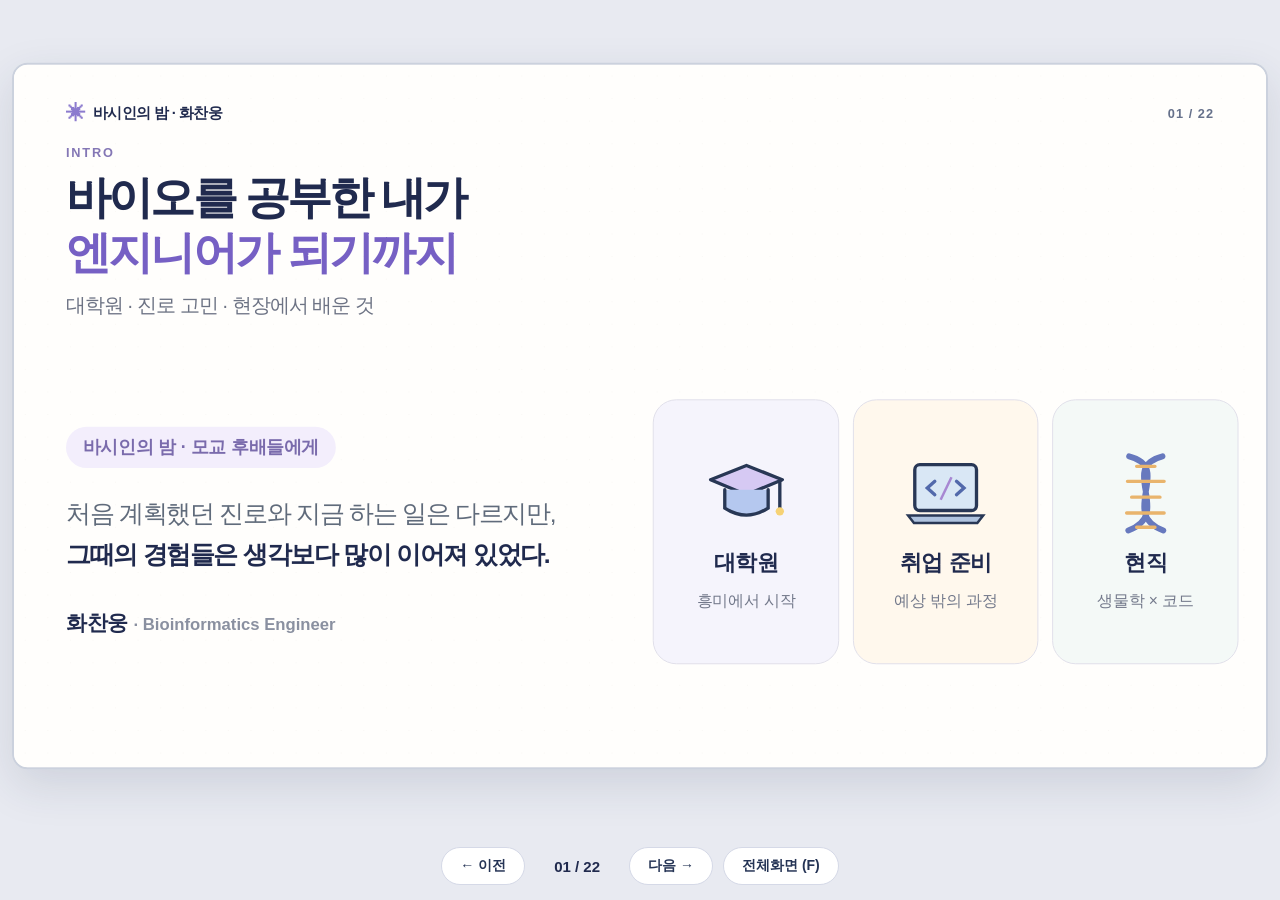
<file: talk-preview/index.html>
<!doctype html>
<html lang="ko"><head><meta charset="utf-8"><meta name="viewport" content="width=device-width,initial-scale=1">
<title>바시인의 밤 · 새 강연 주소로 이동</title>
<link rel="canonical" href="https://chanwoonghwa.github.io/basi-night/">
<meta http-equiv="refresh" content="0;url=../basi-night/">
<style>body{font-family:system-ui,'Apple SD Gothic Neo',sans-serif;background:#fffefa;color:#202a4e;min-height:100vh;display:grid;place-items:center;text-align:center}a{color:#7867bf}</style>
<script>const target=new URL('../basi-night/',location.href);target.search=location.search;target.hash=location.hash;location.replace(target.href);</script>
</head><body><p>강연 자료 주소가 변경됐습니다.<br><a href="../basi-night/">바시인의 밤 강연으로 이동</a></p></body></html>
</file>
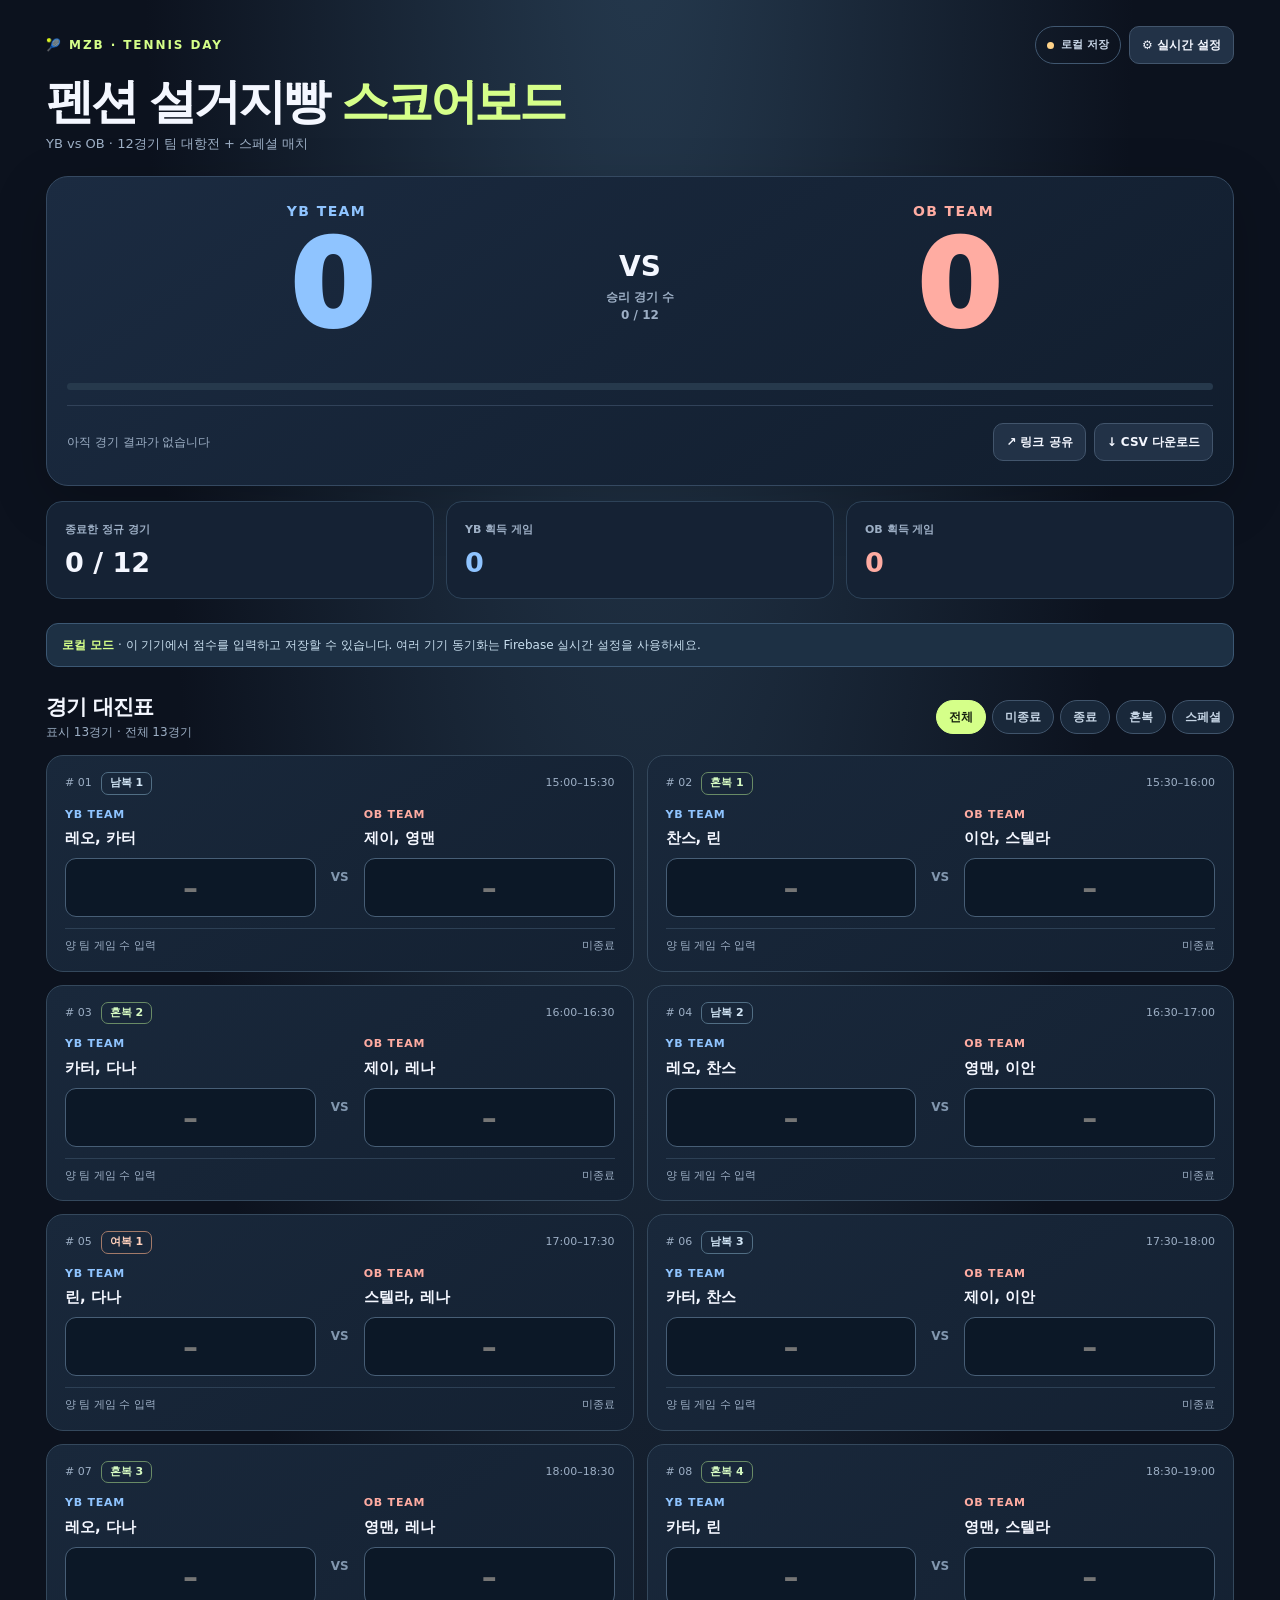
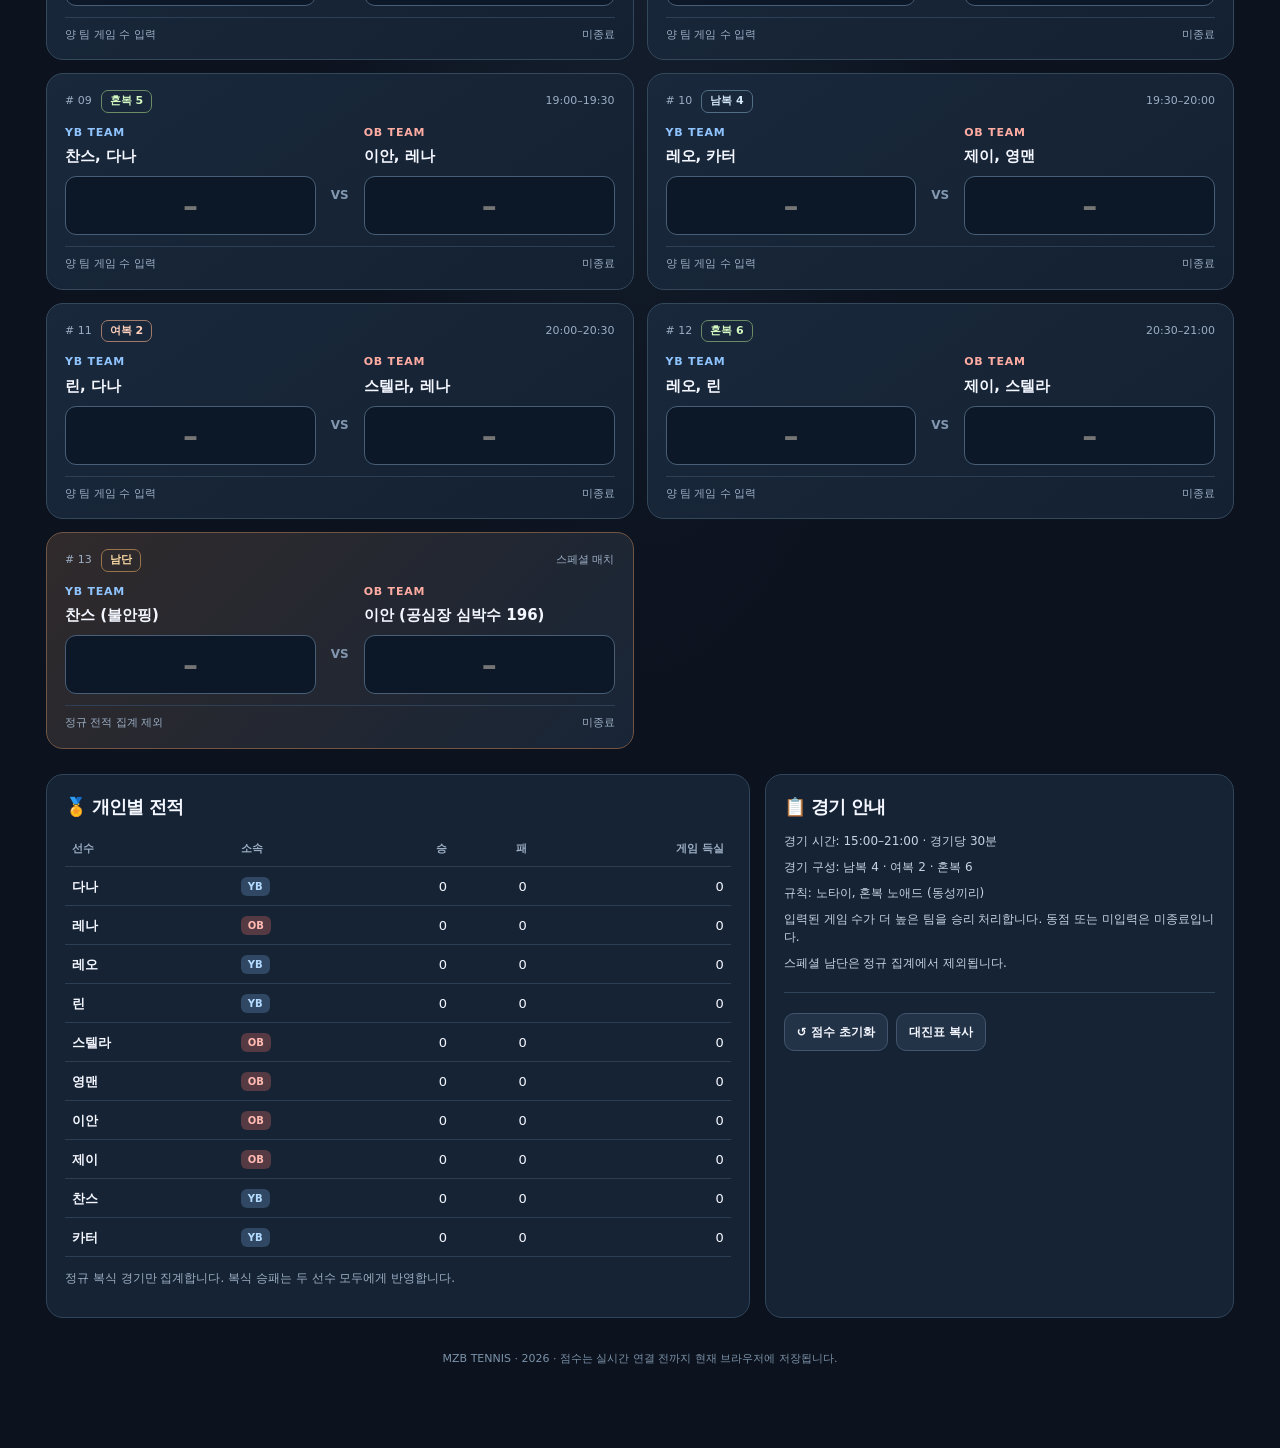
<file: tennis-scoreboard/index.html>
<!doctype html>
<html lang="ko"><head><meta charset="utf-8"><meta name="viewport" content="width=device-width,initial-scale=1">
<meta name="theme-color" content="#0d1421"><meta name="description" content="MZB 설거지빵 테니스 대진표와 스코어보드">
<title>MZB | 테니스 스코어보드</title>
<style>
:root{color-scheme:dark;--bg:#0c121e;--panel:#172436;--line:#31455d;--text:#f4f7ff;--muted:#9dafc5;--yb:#8fc4ff;--ob:#ffaca2;--accent:#d5ff89}
*{box-sizing:border-box}body{margin:0;background:radial-gradient(ellipse at 50% -10%,#263b50,transparent 55%),var(--bg);color:var(--text);font-family:system-ui,-apple-system,"Apple SD Gothic Neo","Noto Sans KR",sans-serif;line-height:1.5}
button,input,textarea{font:inherit}button{cursor:pointer}button:disabled,input:disabled{opacity:.48;cursor:not-allowed}button:focus-visible,input:focus-visible{outline:2px solid var(--accent);outline-offset:3px}
main{max-width:1220px;margin:auto;padding:26px 16px 80px}.kicker{font-size:12px;letter-spacing:.16em;color:var(--accent);font-weight:850}.top{display:flex;align-items:center;justify-content:space-between;gap:10px;flex-wrap:wrap}
h1{font-size:clamp(29px,5vw,48px);font-weight:900;letter-spacing:-.07em;margin:10px 0 4px;line-height:1.16}.sub{color:var(--muted);margin:0 0 23px;font-size:13px}
.card{background:linear-gradient(145deg,#1b2b41,#111d2d);border:1px solid #354961;border-radius:22px;padding:24px 20px;box-shadow:0 16px 55px #0003}
.scoreboard{display:grid;grid-template-columns:1fr auto 1fr;text-align:center;align-items:center;gap:14px}.name{font-size:14px;font-weight:850;letter-spacing:.1em;color:#c9d8e6}.big{font-size:clamp(65px,12vw,120px);line-height:1.06;font-weight:950;letter-spacing:-.07em;font-variant-numeric:tabular-nums}.blue{color:var(--yb)}.red{color:var(--ob)}.center{min-width:80px;font-size:12px;color:var(--muted);font-weight:750}.vs{font-size:28px;font-weight:900;color:var(--text)}.lead{min-height:19px;font-size:12px;font-weight:850;color:var(--accent)}
.track{width:100%;height:7px;display:flex;background:#26394c;border-radius:20px;overflow:hidden}.track div{height:100%;transition:width .2s}.status{display:inline-flex;align-items:center;gap:7px;border-radius:40px;padding:6px 11px;border:1px solid #405770;font-size:11px;font-weight:850;color:#c8d6e7}.status:before{content:"";height:7px;width:7px;border-radius:50%;background:#ffd389}.status.online:before{background:#7aef9b}.status.snapshot:before{background:var(--yb)}
.actions{display:flex;gap:8px;flex-wrap:wrap}.btn{background:#223247;color:var(--text);border:1px solid #42556c;border-radius:10px;padding:9px 12px;font-size:12px;font-weight:800}.btn:hover:not(:disabled){background:#30445b}.btn.primary{background:var(--accent);color:#15220d;border-color:var(--accent)}.btn.alert{color:#ffb6b1}.toolbar{display:flex;align-items:center;justify-content:space-between;gap:12px;flex-wrap:wrap;margin-top:15px;padding-top:17px;border-top:1px solid #314259}.hint{font-size:12px;color:var(--muted)}
.metrics{display:grid;grid-template-columns:repeat(3,1fr);gap:12px;margin:15px 0 24px}.metric{background:#152234;border:1px solid #2d4258;border-radius:16px;padding:14px 18px}.metric label{color:var(--muted);font-size:11px;font-weight:750}.metric strong{display:block;font-size:27px;margin-top:3px}
.notice{padding:12px 15px;font-size:12px;color:#c9dfef;background:#1d3044;border:1px solid #3c5874;border-radius:12px;margin:14px 0 25px}.notice strong{color:var(--accent)}h2{font-size:21px;letter-spacing:-.04em;margin:0}.heading{display:flex;align-items:center;justify-content:space-between;gap:12px;flex-wrap:wrap;margin:25px 0 14px}
.filters{display:flex;flex-wrap:wrap;gap:6px}.filter{padding:7px 12px;border:1px solid #40546b;border-radius:25px;color:#c5d4e4;background:#19283a;font-size:12px;font-weight:800}.filter.selected{color:#16200f;border-color:var(--accent);background:var(--accent)}
.grid{display:grid;grid-template-columns:repeat(2,minmax(0,1fr));gap:13px}.match{padding:16px 18px;background:linear-gradient(145deg,#19283b,#142132);border-radius:17px;border:1px solid #34485c}.match.special{background:linear-gradient(135deg,#302a2b,#182537);border-color:#705544}
.matchhead{display:flex;align-items:center;justify-content:space-between;gap:12px;margin-bottom:12px}.matchhead small{color:var(--muted);font-size:11px}.label{font-weight:900;font-size:11px;border:1px solid #516e84;padding:2px 8px;border-radius:7px;color:#d3e7f7}.label.mixed{color:#d5f9c2;border-color:#698b66}.label.women{color:#ffd0bc;border-color:#a27a69}.label.special{color:#ffdda7;border-color:#98744b}.sides{display:grid;grid-template-columns:1fr 24px 1fr;align-items:center;gap:12px}.teamname{font-size:11px;font-weight:850;letter-spacing:.07em}.names{font-size:15px;min-height:23px;font-weight:800;margin:4px 0 8px;word-break:keep-all}.win .names:after{content:" ✓";color:var(--accent)}.input{border:1px solid #475e76;background:#0c1827;border-radius:11px;text-align:center;color:white;width:100%;font-size:30px;font-weight:850;padding:6px 5px;appearance:textfield}.input::-webkit-outer-spin-button,.input::-webkit-inner-spin-button{-webkit-appearance:none;margin:0}.win .input{border-color:var(--accent);box-shadow:inset 0 0 0 1px #d5ff8944}.midvs{text-align:center;font-size:12px;color:#8297af;font-weight:900;margin-top:30px}.matchfoot{font-size:11px;color:var(--muted);border-top:1px solid #2d4055;margin-top:11px;padding-top:9px;display:flex;justify-content:space-between;gap:8px}.complete{color:var(--accent);font-weight:850}.tie{color:#ffd78d;font-weight:750}
.bottom{display:grid;grid-template-columns:1.2fr .8fr;gap:15px;margin-top:25px}.panel{padding:18px;background:#162334;border-radius:17px;border:1px solid #30455b}.panel h2{font-size:18px;margin-bottom:12px}.scroll{overflow:auto}table{width:100%;border-collapse:collapse;font-size:13px}th,td{padding:9px 7px;border-bottom:1px solid #2b3e53}th{font-size:11px;color:var(--muted);text-align:left}td.num,th.num{text-align:right;font-variant-numeric:tabular-nums}.chip{display:inline-block;border-radius:6px;padding:2px 7px;font-size:10px;font-weight:800;background:#304863;color:#b4dbff}.chip.ob{background:#553a43;color:#ffbab2}.rules{color:#c6d4e2;font-size:12px}.rules p{margin:8px 0}footer{text-align:center;font-size:11px;color:#7c93a9;margin-top:33px}
dialog{background:#122033;border:1px solid #456079;color:var(--text);border-radius:20px;padding:20px;width:min(95vw,620px);max-height:90vh;overflow:auto}dialog::backdrop{background:#030911de}dialog h2{font-size:23px}.field{display:block;color:#c8d5e2;font-size:12px;font-weight:850;margin:13px 0 6px}.forminput{background:#0b1828;color:var(--text);border:1px solid #50647b;border-radius:10px;width:100%;padding:10px 11px;font-size:13px}textarea.forminput{min-height:130px;resize:vertical;font-size:12px;font-family:ui-monospace,monospace}.modalbuttons{display:flex;flex-wrap:wrap;gap:8px;margin:11px 0}.sep{height:1px;background:#30455a;margin:20px 0}code{font-size:11px;white-space:pre-wrap;word-break:break-word}.toast{display:none;position:fixed;left:50%;transform:translateX(-50%);bottom:20px;padding:11px 16px;background:var(--accent);color:#182408;border-radius:12px;z-index:10;font-size:13px;font-weight:800;box-shadow:0 8px 35px #0009;max-width:94vw}.toast.err{background:#ffc0b9;color:#562321}
@media(max-width:720px){main{padding:17px 12px 75px}.card{padding:19px 12px}.scoreboard{gap:5px}.big{font-size:clamp(62px,14vw,100px)}.center{min-width:54px}.grid,.bottom{grid-template-columns:1fr}.metric{padding:12px}.metrics{gap:7px}.metric strong{font-size:24px}.metric label{font-size:10px}.match{padding:14px}.names{font-size:14px}}
</style></head><body><main>
<div class="top"><div class="kicker">🎾 MZB · TENNIS DAY</div><div class="actions"><span class="status" id="connection">로컬 모드</span><button class="btn" id="settingsBtn">⚙ 실시간 설정</button></div></div>
<h1>펜션 설거지빵 <span style="color:var(--accent)">스코어보드</span></h1><p class="sub">YB vs OB · 12경기 팀 대항전 + 스페셜 매치</p>
<section class="card"><div class="scoreboard">
<div><div class="name blue">YB TEAM</div><div class="big blue" id="yw">0</div><div class="lead" id="yl"></div></div>
<div class="center"><div class="vs">VS</div>승리 경기 수<br><span id="done">0 / 12</span></div>
<div><div class="name red">OB TEAM</div><div class="big red" id="ow">0</div><div class="lead" id="ol"></div></div>
</div><div class="track" style="margin-top:15px"><div id="yp" style="background:var(--yb);width:0%"></div><div id="op" style="background:var(--ob);width:0%"></div></div>
<div class="toolbar"><span class="hint" id="leadText">아직 경기 결과가 없습니다</span><div class="actions"><button class="btn" id="share">↗ 링크 공유</button><button class="btn" id="csv">↓ CSV 다운로드</button></div></div></section>
<div class="metrics"><div class="metric"><label>종료한 정규 경기</label><strong id="complete">0 / 12</strong></div><div class="metric"><label>YB 획득 게임</label><strong class="blue" id="yg">0</strong></div><div class="metric"><label>OB 획득 게임</label><strong class="red" id="og">0</strong></div></div>
<div class="notice" id="notice"><strong>로컬 모드</strong> · 점수를 입력하면 자동으로 집계됩니다. 다른 기기에서 실시간 공유하려면 Firebase를 연결하세요.</div>
<div class="heading"><div><h2>경기 대진표</h2><div class="hint" id="count"></div></div><div class="filters" id="filters"><button class="filter selected" data-filter="all">전체</button><button class="filter" data-filter="pending">미종료</button><button class="filter" data-filter="finished">종료</button><button class="filter" data-filter="mixed">혼복</button><button class="filter" data-filter="special">스페셜</button></div></div>
<div class="grid" id="matches"></div>
<div class="bottom"><section class="panel"><h2>🏅 개인별 전적</h2><div class="scroll"><table><thead><tr><th>선수</th><th>소속</th><th class="num">승</th><th class="num">패</th><th class="num">게임 득실</th></tr></thead><tbody id="individual"></tbody></table></div><p class="hint">정규 복식 경기만 집계합니다. 복식 승패는 두 선수 모두에게 반영합니다.</p></section>
<section class="panel"><h2>📋 경기 안내</h2><div class="rules"><p>경기 시간: 15:00–21:00 · 경기당 30분</p><p>경기 구성: 남복 4 · 여복 2 · 혼복 6</p><p>규칙: 노타이, 혼복 노애드 (동성끼리)</p><p>입력된 게임 수가 더 높은 팀을 승리 처리합니다. 동점 또는 미입력은 미종료입니다.</p><p>스페셜 남단은 정규 집계에서 제외됩니다.</p></div><div class="sep"></div><div class="actions"><button class="btn" id="reset">↺ 점수 초기화</button><button class="btn" id="copySchedule">대진표 복사</button></div></section></div>
<footer>MZB TENNIS · 2026 · 점수는 실시간 연결 전까지 현재 브라우저에 저장됩니다.</footer>
</main>
<dialog id="configDialog"><div class="top"><h2>실시간 연결 설정</h2><button class="btn" id="closeDialog">✕ 닫기</button></div>
<p class="hint">Firebase Realtime Database와 Email/Password 인증을 사용합니다. Firebase에서 관리자 계정과 데이터베이스 보안 규칙을 먼저 구성해야 합니다.</p>
<label class="field" for="firebaseJson">Firebase 웹 앱 설정 JSON</label><textarea class="forminput" id="firebaseJson" spellcheck="false" placeholder='{"apiKey":"...","authDomain":"...","databaseURL":"https://...firebasedatabase.app","projectId":"...","appId":"..."}'></textarea>
<div class="modalbuttons"><button class="btn primary" id="connect">클라우드 연결</button><button class="btn" id="disconnect">로컬 모드로 전환</button></div>
<p class="hint">공유 링크는 Firebase의 공개용 웹 앱 설정을 포함합니다. 서비스 계정 키나 관리자 비밀번호를 입력하지 마세요.</p>
<div class="sep"></div><h2 style="font-size:17px">운영자 로그인</h2><div class="hint" id="authInfo">실시간 연결 후 관리자 로그인이 가능합니다.</div><label class="field" for="email">이메일</label><input class="forminput" type="email" id="email" autocomplete="username" placeholder="admin@example.com"><label class="field" for="pw">비밀번호</label><input class="forminput" id="pw" type="password" autocomplete="current-password">
<div class="modalbuttons"><button class="btn primary" id="signIn">로그인</button><button class="btn" id="signOut">로그아웃</button><button class="btn" id="upload">로컬 점수를 클라우드에 업로드</button></div>
<p class="hint">운영자 계정 생성: Firebase Console → Authentication → Sign-in method → Email/Password 활성화 → Users에서 관리자 등록. Database Rules에서 승인된 관리자 UID만 쓰기 허용하세요.</p>
<details><summary class="hint" style="cursor:pointer">Firebase Realtime Database 권장 보안 규칙</summary><pre style="white-space:pre-wrap;font-size:11px;background:#0b1726;padding:12px;border-radius:10px;overflow:auto" id="rules"></pre><p class="hint">ADMIN_UID를 Firebase Authentication 사용자 UID로 치환하세요. 공개 읽기이므로 점수와 이름은 누구나 볼 수 있습니다.</p></details>
</dialog><div class="toast" role="status" id="toast"></div>
<script type="module">
const schedule=[{"id":1,"time":"15:00–15:30","type":"남복 1","kind":"men","a":["레오","카터"],"b":["제이","영맨"]},{"id":2,"time":"15:30–16:00","type":"혼복 1","kind":"mixed","a":["찬스","린"],"b":["이안","스텔라"]},{"id":3,"time":"16:00–16:30","type":"혼복 2","kind":"mixed","a":["카터","다나"],"b":["제이","레나"]},{"id":4,"time":"16:30–17:00","type":"남복 2","kind":"men","a":["레오","찬스"],"b":["영맨","이안"]},{"id":5,"time":"17:00–17:30","type":"여복 1","kind":"women","a":["린","다나"],"b":["스텔라","레나"]},{"id":6,"time":"17:30–18:00","type":"남복 3","kind":"men","a":["카터","찬스"],"b":["제이","이안"]},{"id":7,"time":"18:00–18:30","type":"혼복 3","kind":"mixed","a":["레오","다나"],"b":["영맨","레나"]},{"id":8,"time":"18:30–19:00","type":"혼복 4","kind":"mixed","a":["카터","린"],"b":["영맨","스텔라"]},{"id":9,"time":"19:00–19:30","type":"혼복 5","kind":"mixed","a":["찬스","다나"],"b":["이안","레나"]},{"id":10,"time":"19:30–20:00","type":"남복 4","kind":"men","a":["레오","카터"],"b":["제이","영맨"]},{"id":11,"time":"20:00–20:30","type":"여복 2","kind":"women","a":["린","다나"],"b":["스텔라","레나"]},{"id":12,"time":"20:30–21:00","type":"혼복 6","kind":"mixed","a":["레오","린"],"b":["제이","스텔라"]},{"id":13,"time":"스페셜 매치","type":"남단","kind":"special","a":["찬스 (불안핑)"],"b":["이안 (공심장 심박수 196)"]}];
const players=[["레오","YB"],["카터","YB"],["찬스","YB"],["린","YB"],["다나","YB"],["제이","OB"],["영맨","OB"],["이안","OB"],["스텔라","OB"],["레나","OB"]];
const $=id=>document.getElementById(id);const KEY="mzb-tennis-score-v2",CONFIG_KEY="mzb-tennis-firebase-v2";
let scores={},localScores={},filter="all",mode="local",fb=null,cloudReady=false,user=null,unsub=null,authUnsub=null,serial=0;
function clean(obj){let out={};if(!obj||typeof obj!=="object")return out;for(let i=1;i<=13;i++){let s=obj[i];if(!s||typeof s!=="object")continue;let v={};for(const side of ["a","b"]){if(s[side]!==""&&s[side]!==null&&s[side]!==undefined&&Number.isInteger(Number(s[side]))&&Number(s[side])>=0&&Number(s[side])<=99)v[side]=Number(s[side]);}if(Object.keys(v).length)out[i]=v;}return out;}
try{scores=clean(JSON.parse(localStorage.getItem(KEY)||"{}"));localScores=clean(scores);}catch(e){}
const safe=s=>String(s).replace(/[&<>"']/g,c=>({"&":"&amp;","<":"&lt;",">":"&gt;",'"':"&quot;","'":"&#39;"}[c]));
function toast(msg,err=false){let t=$("toast");t.className="toast"+(err?" err":"");t.textContent=msg;t.style.display="block";clearTimeout(toast.timer);toast.timer=setTimeout(()=>t.style.display="none",3800);}
function result(m){let s=scores[m.id]||{};let a=s.a,b=s.b,played=Number.isInteger(a)&&Number.isInteger(b)&&a!==b;return{a,b,played,winner:played?(a>b?"YB":"OB"):null,tied:Number.isInteger(a)&&Number.isInteger(b)&&a===b,started:a!==undefined||b!==undefined};}
function stats(){let y=0,o=0,yg=0,og=0,n=0;let people=Object.fromEntries(players.map(([p,t])=>[p,{team:t,w:0,l:0,diff:0}]));for(let m of schedule){if(m.kind==="special")continue;let r=result(m);if(!r.played)continue;n++;yg+=r.a;og+=r.b;if(r.winner==="YB")y++;else o++;for(let p of m.a){people[p].w+=Number(r.winner==="YB");people[p].l+=Number(r.winner==="OB");people[p].diff+=r.a-r.b;}for(let p of m.b){people[p].w+=Number(r.winner==="OB");people[p].l+=Number(r.winner==="YB");people[p].diff+=r.b-r.a;}}return{y,o,yg,og,n,people};}
function editable(){return mode==="local"||(mode==="cloud"&&cloudReady&&!!user);}
function render(){let s=stats();$("yw").textContent=s.y;$("ow").textContent=s.o;$("done").textContent=s.n+" / 12";$("complete").textContent=s.n+" / 12";$("yg").textContent=s.yg;$("og").textContent=s.og;$("yl").textContent=s.y>s.o?"LEADING":"";$("ol").textContent=s.o>s.y?"LEADING":"";$("yp").style.width=(s.y/12*100)+"%";$("op").style.width=(s.o/12*100)+"%";
$("leadText").textContent=s.n===0?"아직 경기 결과가 없습니다":s.y===s.o?"현재 동률 · 남은 "+(12-s.n)+"경기":(s.y>s.o?"YB":"OB")+" "+Math.abs(s.y-s.o)+"승 앞섬 · 남은 "+(12-s.n)+"경기";
let pp=Object.entries(s.people).sort((a,b)=>b[1].w-a[1].w||b[1].diff-a[1].diff||a[0].localeCompare(b[0],"ko"));
$("individual").innerHTML=pp.map(([name,p])=>'<tr><td><strong>'+safe(name)+'</strong></td><td><span class="chip '+(p.team==="OB"?"ob":"")+'">'+p.team+'</span></td><td class="num">'+p.w+'</td><td class="num">'+p.l+'</td><td class="num">'+(p.diff>0?"+":"")+p.diff+'</td></tr>').join("");
$("connection").className="status"+(mode==="cloud"&&cloudReady?" online":mode==="snapshot"?" snapshot":"");$("connection").textContent=mode==="cloud"?(cloudReady?"실시간 연결됨":"클라우드 연결 중"):mode==="snapshot"?"공유 스냅샷":"로컬 저장";
$("notice").innerHTML=mode==="cloud"?(user?"<strong>운영자 모드</strong> · 점수 변경이 다른 기기에 실시간으로 반영됩니다.":"<strong>실시간 관전 모드</strong> · 점수 변경이 자동 반영됩니다. 운영자만 수정 가능합니다."):mode==="snapshot"?"<strong>공유된 결과</strong> · 공유 당시의 스냅샷입니다. 이후 변경은 자동 반영되지 않습니다.":"<strong>로컬 모드</strong> · 이 기기에서 점수를 입력하고 저장할 수 있습니다. 여러 기기 동기화는 Firebase 실시간 설정을 사용하세요.";
$("authInfo").textContent=mode==="cloud"?(user?"로그인됨: "+user.email:"로그인하지 않았습니다. 실시간 관전만 가능합니다."):"실시간 연결 후 관리자 로그인이 가능합니다.";
$("signIn").disabled=mode!=="cloud"||!!user;$("signOut").disabled=mode!=="cloud"||!user;$("upload").disabled=mode!=="cloud"||!user;$("reset").disabled=!editable();$("reset").textContent=mode==="cloud"?"↺ 클라우드 점수 초기화":"↺ 점수 초기화";
let matches=schedule.filter(m=>filter==="all"||(filter==="mixed"&&m.kind==="mixed")||(filter==="special"&&m.kind==="special")||(filter==="pending"&&!result(m).played)||(filter==="finished"&&result(m).played));
$("count").textContent="표시 "+matches.length+"경기 · 전체 13경기";
$("matches").innerHTML=matches.map(m=>{let r=result(m);let foot=r.winner?'<span class="complete">'+r.winner+' 승</span>':r.tied?'<span class="tie">동점 · 확인 필요</span>':r.started?'<span class="tie">점수 입력 중</span>':'미종료';return '<article class="match '+(m.kind==="special"?"special":"")+'"><div class="matchhead"><div style="display:flex;align-items:center;gap:9px"><small># '+String(m.id).padStart(2,"0")+'</small><span class="label '+m.kind+'">'+safe(m.type)+'</span></div><small>'+safe(m.time)+'</small></div><div class="sides"><div class="'+(r.winner==="YB"?"win":"")+'"><div class="teamname blue">YB TEAM</div><div class="names">'+safe(m.a.join(", "))+'</div><input aria-label="'+m.id+'경기 YB 점수" class="input" type="number" min="0" max="99" inputmode="numeric" placeholder="–" data-id="'+m.id+'" data-side="a" value="'+(r.a===undefined?"":r.a)+'" '+(editable()?"":"disabled")+'></div><div class="midvs">VS</div><div class="'+(r.winner==="OB"?"win":"")+'"><div class="teamname red">OB TEAM</div><div class="names">'+safe(m.b.join(", "))+'</div><input aria-label="'+m.id+'경기 OB 점수" class="input" type="number" min="0" max="99" inputmode="numeric" placeholder="–" data-id="'+m.id+'" data-side="b" value="'+(r.b===undefined?"":r.b)+'" '+(editable()?"":"disabled")+'></div></div><div class="matchfoot"><span>'+(m.kind==="special"?"정규 전적 집계 제외":"양 팀 게임 수 입력")+'</span>'+foot+'</div></article>';}).join("");}
function save(){localScores=clean(scores);localStorage.setItem(KEY,JSON.stringify(localScores));}
async function changeScore(id,side,v){if(!editable())return;let next=clean(scores);next[id]=next[id]||{};if(v==="")delete next[id][side];else{let n=Number(v);if(!Number.isInteger(n)||n<0||n>99){toast("점수는 0부터 99까지의 정수만 입력하세요",true);render();return;}next[id][side]=n;}if(Object.keys(next[id]).length===0)delete next[id];
if(mode==="cloud"){try{await fb.dbSdk.set(fb.dbSdk.ref(fb.db,"mzb-2026/matches/"+id),next[id]||null);scores=next;render();}catch(e){toast("저장 실패: "+e.message,true);render();}}else{scores=next;save();render();}}
$("matches").addEventListener("change",e=>{let el=e.target;if(el.classList.contains("input"))changeScore(Number(el.dataset.id),el.dataset.side,el.value.trim());});
$("filters").addEventListener("click",e=>{let b=e.target.closest("button[data-filter]");if(!b)return;filter=b.dataset.filter;for(let x of $("filters").querySelectorAll("button"))x.classList.toggle("selected",x===b);render();});
function pack(data){let bytes=new TextEncoder().encode(JSON.stringify(data));let bin=Array.from(bytes,b=>String.fromCharCode(b)).join("");return btoa(bin).replace(/\+/g,"-").replace(/\//g,"_").replace(/=+$/,"");}
function unpack(s){let b=atob(s.replace(/-/g,"+").replace(/_/g,"/"));return JSON.parse(new TextDecoder().decode(Uint8Array.from(b,x=>x.charCodeAt(0))));}
async function copy(text){try{await navigator.clipboard.writeText(text);toast("복사했습니다");}catch(e){window.prompt("링크를 복사하세요",text);}}
$("share").onclick=()=>{let base=location.origin+location.pathname;let url=base+(mode==="cloud"?"#live="+pack(fb.config):"#result="+pack(scores));copy(url);};
$("copySchedule").onclick=()=>copy(schedule.map(m=>m.id+". "+m.time+" "+m.type+" | "+m.a.join(", ")+" vs "+m.b.join(", ")).join("\n"));
$("csv").onclick=()=>{let rows=[["회차","시간","종목","YB 선수","OB 선수","YB 점수","OB 점수","승리 팀"]];for(let m of schedule){let r=result(m);rows.push([m.id,m.time,m.type,m.a.join("/"),m.b.join("/"),r.a??"",r.b??"",r.winner||""]);}let csv="\ufeff"+rows.map(row=>row.map(x=>'"'+String(x).replace(/"/g,'""')+'"').join(",")).join("\r\n");let u=URL.createObjectURL(new Blob([csv],{type:"text/csv;charset=utf-8"}));let a=document.createElement("a");a.href=u;a.download="MZB_테니스_스코어.csv";a.click();setTimeout(()=>URL.revokeObjectURL(u),1000);};
$("reset").onclick=async()=>{if(!editable())return;if(!confirm("모든 경기 점수를 초기화할까요? 되돌릴 수 없습니다."))return;if(mode==="cloud"){try{await fb.dbSdk.set(fb.dbSdk.ref(fb.db,"mzb-2026/matches"),null);toast("클라우드 점수를 초기화했습니다");}catch(e){toast(e.message,true);}}else{scores={};save();render();toast("점수를 초기화했습니다");}};
$("settingsBtn").onclick=()=>$("configDialog").showModal();$("closeDialog").onclick=()=>$("configDialog").close();
$("rules").textContent=JSON.stringify({rules:{"mzb-2026":{".read":true,"matches":{".write":"auth != null && auth.uid === 'ADMIN_UID'",".validate":"newData.hasChildren() || !newData.exists()"}}}},null,2);
let sdk=null;async function loadSdk(){if(sdk)return sdk;let base="https://www.gstatic.com/firebasejs/11.10.0/";let [app,dbSdk,authSdk]=await Promise.all([import(base+"firebase-app.js"),import(base+"firebase-database.js"),import(base+"firebase-auth.js")]);sdk={app,dbSdk,authSdk};return sdk;}
async function disconnect({remove=true}={}){serial++;if(unsub){unsub();unsub=null;}if(authUnsub){authUnsub();authUnsub=null;}if(fb){try{await fb.app.deleteApp(fb.appInstance);}catch(e){}}fb=null;user=null;cloudReady=false;mode="local";scores=clean(localScores);if(remove){localStorage.removeItem(CONFIG_KEY);history.replaceState(null,"",location.pathname+location.search);}render();}
async function connect(config){if(!config||!config.apiKey||!config.authDomain||!config.databaseURL||!config.projectId){toast("apiKey, authDomain, databaseURL, projectId가 필요합니다",true);return;}await disconnect({remove:false});let run=++serial;try{let s=await loadSdk();if(run!==serial)return;let appInstance=s.app.initializeApp(config,"mzb-2026-"+Date.now());let db=s.dbSdk.getDatabase(appInstance);let auth=s.authSdk.getAuth(appInstance);fb={...s,appInstance,db,auth,config};mode="cloud";cloudReady=false;user=null;scores={};localStorage.setItem(CONFIG_KEY,JSON.stringify(config));$("firebaseJson").value=JSON.stringify(config,null,2);render();authUnsub=s.authSdk.onAuthStateChanged(auth,u=>{if(run!==serial)return;user=u;render();});unsub=s.dbSdk.onValue(s.dbSdk.ref(db,"mzb-2026/matches"),snap=>{if(run!==serial)return;scores=clean(snap.val());cloudReady=true;render();},e=>{if(run!==serial)return;cloudReady=false;render();toast("실시간 읽기 실패: "+e.message,true);});toast("Firebase 연결을 시작했습니다");}catch(e){if(run!==serial)return;await disconnect({remove:false});toast("연결 실패: "+e.message,true);}}
$("connect").onclick=()=>{try{connect(JSON.parse($("firebaseJson").value));}catch(e){toast("올바른 Firebase JSON을 입력하세요",true);}};
$("disconnect").onclick=()=>disconnect().then(()=>toast("로컬 모드로 전환했습니다"));
$("signIn").onclick=async()=>{if(!fb)return;try{await fb.authSdk.signInWithEmailAndPassword(fb.auth,$("email").value.trim(),$("pw").value);$("pw").value="";toast("운영자로 로그인했습니다");}catch(e){toast("로그인 실패: "+e.message,true);}};
$("signOut").onclick=async()=>{if(!fb)return;try{await fb.authSdk.signOut(fb.auth);toast("로그아웃했습니다");}catch(e){toast("로그아웃 실패: "+e.message,true);}};
$("upload").onclick=async()=>{if(!fb||!user)return;if(!confirm("이 브라우저의 로컬 점수로 전체 클라우드 점수를 덮어쓸까요?"))return;try{await fb.dbSdk.set(fb.dbSdk.ref(fb.db,"mzb-2026/matches"),localScores);toast("로컬 점수를 업로드했습니다");}catch(e){toast("업로드 실패: "+e.message,true);}};
async function start(){render();try{if(location.hash.startsWith("#result=")){scores=clean(unpack(location.hash.slice(8)));mode="snapshot";render();return;}if(location.hash.startsWith("#live=")){let c=unpack(location.hash.slice(6));$("firebaseJson").value=JSON.stringify(c,null,2);await connect(c);return;}}catch(e){toast("공유 링크를 읽지 못했습니다",true);}try{let cfg=JSON.parse(localStorage.getItem(CONFIG_KEY)||"null");if(cfg){$("firebaseJson").value=JSON.stringify(cfg,null,2);await connect(cfg);}}catch(e){toast("저장된 설정을 불러오지 못했습니다",true);}}
start();
</script></body></html>
</file>
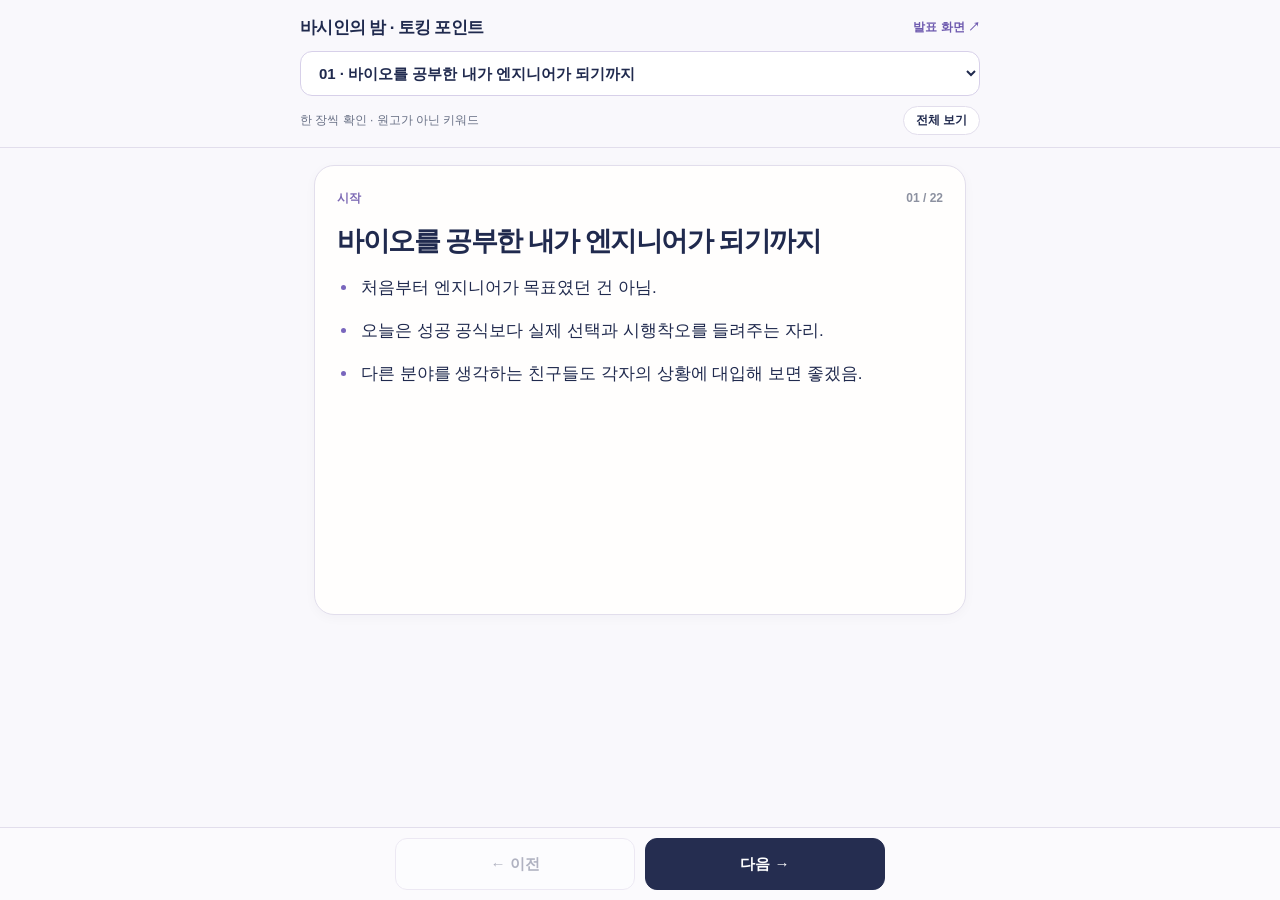
<file: basi-night/talking-points/index.html>
<!doctype html>
<html lang="ko"><head><meta charset="utf-8"><meta name="viewport" content="width=device-width,initial-scale=1">
<meta name="theme-color" content="#f9f8fc"><title>바시인의 밤 · 모바일 토킹 포인트</title>
<meta name="description" content="화찬웅 바시인의 밤 22장 강연 슬라이드별 핵심 토킹 포인트">
<style>
:root{color-scheme:light;--ink:#202a4e;--accent:#7867bf;--paper:#fffefd;--soft:#f3f1fc;--muted:#687085;--line:#e2deec}
*{box-sizing:border-box}html{scroll-behavior:smooth}body{margin:0;background:#f9f8fc;color:var(--ink);font-family:-apple-system,BlinkMacSystemFont,'Apple SD Gothic Neo','Noto Sans KR',sans-serif;font-size:16px;line-height:1.6}
header{position:sticky;top:0;z-index:9;background:#f9f8fceF;border-bottom:1px solid var(--line);backdrop-filter:blur(14px);padding:14px 15px 12px}
.bar{max-width:680px;margin:auto;display:grid;gap:10px}
.top{display:flex;align-items:center;justify-content:space-between;gap:12px}.top strong{font-size:17px;letter-spacing:-.04em}.top a{font-size:12px;color:#6e5aaf;text-decoration:none;font-weight:750}
select{width:100%;border:1px solid #d7d0e9;border-radius:12px;padding:12px 14px;background:#fff;color:var(--ink);font-size:15px;font-weight:750}
.mode{display:flex;align-items:center;justify-content:space-between;gap:12px}.mode span{font-size:12px;color:var(--muted)}.mode button{padding:5px 12px;border:1px solid var(--line);border-radius:99px;background:#fff;font-size:12px;font-weight:800;color:var(--ink)}
main{max-width:680px;margin:0 auto;padding:17px 14px 105px}.slide-note{background:var(--paper);border:1px solid var(--line);border-radius:20px;margin:0 0 14px;padding:23px 22px 22px;box-shadow:0 3px 12px #25294a08;scroll-margin-top:169px}
.meta{display:flex;justify-content:space-between;gap:8px;align-items:center}.chapter{font-size:12px;font-weight:900;letter-spacing:.02em;color:#7c69b4}.number{color:#8c91a0;font-size:12px;font-weight:850;font-variant-numeric:tabular-nums}
h2{font-size:clamp(20px,5.8vw,27px);line-height:1.35;letter-spacing:-.055em;margin:15px 0 14px;word-break:keep-all}
ul{padding-left:21px;margin:0;display:grid;gap:15px}li{font-size:17px;line-height:1.65;word-break:keep-all;padding-left:3px}li::marker{color:#7966bd}
code{padding:2px 5px;background:#f0edf8;border-radius:4px;font-size:15px}
body.single .slide-note{display:none}body.single .slide-note.current{display:block;min-height:50vh}
nav{position:fixed;bottom:0;left:0;right:0;background:#fbfafdF2;backdrop-filter:blur(14px);border-top:1px solid var(--line);padding:10px 14px max(10px,env(safe-area-inset-bottom));display:flex;align-items:center;justify-content:center;gap:10px}
nav button{padding:13px 16px;border:1px solid #cfc7df;border-radius:12px;font:inherit;font-size:15px;font-weight:800;flex:1;max-width:240px;background:white;color:var(--ink)}
nav button.primary{background:#252d50;color:white;border-color:#252d50}
nav button:disabled{opacity:.34}
body:not(.single) nav{display:none}
@media(prefers-reduced-motion:reduce){html{scroll-behavior:auto}}
</style></head>
<body class="single"><header><div class="bar"><div class="top"><strong>바시인의 밤 · 토킹 포인트</strong><a href="../" target="_blank" rel="noopener">발표 화면 ↗</a></div><select id="jump" aria-label="슬라이드 선택"><option value="0">01 · 바이오를 공부한 내가 엔지니어가 되기까지</option><option value="1">02 · 한 사람의 이야기로 여러 진로의 질문</option><option value="2">03 · 대학원에 간 이유는 여러 가지</option><option value="3">04 · 2019년 생물통계학 과제</option><option value="4">05 · 코딩보다 고쳐보는 과정이 재밌었다</option><option value="5">06 · 대학원에 들어가니 달라진 것</option><option value="6">07 · 버그 하나에 반나절</option><option value="7">08 · 가장 어려웠던 건 꾸준함</option><option value="8">09 · 대학원 연구 경험</option><option value="9">10 · 방향을 바꾸게 됐다</option><option value="10">11 · 대학원은 꼭 필요할까?</option><option value="11">12 · 같은 전공, 다른 진로</option><option value="12">13 · 학부 생명과학이 현업에 쓰이는 순간</option><option value="13">14 · 학교와 실무에서 필요한 역량</option><option value="14">15 · Wet-lab과 데이터 분야</option><option value="15">16 · 프로젝트에 따라 달라지는 하루</option><option value="16">17 · 희귀질환 변이 해석</option><option value="17">18 · 왜 재분석할까?</option><option value="18">19 · AI에 쓸 데이터는 어떻게 만들까?</option><option value="19">20 · AI 시대에 중요한 역량</option><option value="20">21 · 학부생이라면 지금 무엇을?</option><option value="21">22 · 진로는 계획대로만 흘러가지 않았다</option></select><div class="mode"><span id="hint">한 장씩 확인 · 원고가 아닌 키워드</span><button id="modeBtn" type="button">전체 보기</button></div></div></header>
<main id="notes"><article class="slide-note" data-index="0" id="s1" aria-label="1번 슬라이드 토킹 포인트"><div class="meta"><span class="chapter">시작</span><span class="number">01 / 22</span></div><h2>바이오를 공부한 내가 엔지니어가 되기까지</h2><ul><li>처음부터 엔지니어가 목표였던 건 아님.</li><li>오늘은 성공 공식보다 실제 선택과 시행착오를 들려주는 자리.</li><li>다른 분야를 생각하는 친구들도 각자의 상황에 대입해 보면 좋겠음.</li></ul></article><article class="slide-note" data-index="1" id="s2" aria-label="2번 슬라이드 토킹 포인트"><div class="meta"><span class="chapter">시작</span><span class="number">02 / 22</span></div><h2>한 사람의 이야기로 여러 진로의 질문</h2><ul><li>사전 질문을 보니 진로와 준비에 대한 고민이 많았음.</li><li>어떤 직업이 최고인지보다, 어떤 일을 좋아하는지 탐색하는 이야기.</li><li>바이오인포매틱스는 여러 길 중 내 사례일 뿐.</li></ul></article><article class="slide-note" data-index="2" id="s3" aria-label="3번 슬라이드 토킹 포인트"><div class="meta"><span class="chapter">학부 · 대학원</span><span class="number">03 / 22</span></div><h2>대학원에 간 이유는 여러 가지</h2><ul><li>교수가 되고 싶었고 전문연구요원도 고려했음.</li><li>유전학 수업이 정말 재밌었음.</li><li>생물통계학에서 자료 찾고 코딩하는 재미를 느껴 더 해보고 싶었음.</li></ul></article><article class="slide-note" data-index="3" id="s4" aria-label="4번 슬라이드 토킹 포인트"><div class="meta"><span class="chapter">학부 · 대학원</span><span class="number">04 / 22</span></div><h2>2019년 생물통계학 과제</h2><ul><li>실제 학부 때 작성한 R 과제. 지금 보니 추억이 새록새록.</li><li>DDG2P 유전질환 데이터에서 유전 양식·변이 결과·표현형을 정리하고 시각화.</li><li>그때 이미 관심 분야의 단서가 있었지만, 현재 직업까지 예상한 건 아님.</li></ul></article><article class="slide-note" data-index="4" id="s5" aria-label="5번 슬라이드 토킹 포인트"><div class="meta"><span class="chapter">학부 · 대학원</span><span class="number">05 / 22</span></div><h2>코딩보다 고쳐보는 과정이 재밌었다</h2><ul><li>처음 그린 그래프는 레이블이 겹쳐 읽기 어려웠음.</li><li>데이터 범주를 묶고 <code>ggplot2</code> 표현을 바꾸며 계속 수정.</li><li>마지막에 Self-feedback까지 남김. 이 과정 자체를 즐겼던 듯.</li></ul></article><article class="slide-note" data-index="5" id="s6" aria-label="6번 슬라이드 토킹 포인트"><div class="meta"><span class="chapter">학부 · 대학원</span><span class="number">06 / 22</span></div><h2>대학원에 들어가니 달라진 것</h2><ul><li>학부 때와 달리 연구 질문을 스스로 찾아야 했음.</li><li>수업과 연구를 병행하고 일정도 직접 관리해야 함.</li><li>자율성이 커진 만큼 책임도 커짐.</li></ul></article><article class="slide-note" data-index="6" id="s7" aria-label="7번 슬라이드 토킹 포인트"><div class="meta"><span class="chapter">학부 · 대학원</span><span class="number">07 / 22</span></div><h2>버그 하나에 반나절</h2><ul><li>지금처럼 ChatGPT가 없어서 구글링과 문서 탐색이 기본.</li><li>하나 고치면 다른 에러가 나던 날들이 많았음.</li><li>결국 문제를 나누고 원인을 찾는 습관이 남았음.</li></ul></article><article class="slide-note" data-index="7" id="s8" aria-label="8번 슬라이드 토킹 포인트"><div class="meta"><span class="chapter">학부 · 대학원</span><span class="number">08 / 22</span></div><h2>가장 어려웠던 건 꾸준함</h2><ul><li>연구하고 수업 듣고, 솔직히 놀고도 싶었음.</li><li>당장 결과가 안 나와도 꾸준히 진행하는 게 어려웠음.</li><li>좋아하는 일이라도 지속 가능하게 하는 건 별도의 문제.</li></ul></article><article class="slide-note" data-index="8" id="s9" aria-label="9번 슬라이드 토킹 포인트"><div class="meta"><span class="chapter">학부 · 대학원</span><span class="number">09 / 22</span></div><h2>대학원 연구 경험</h2><ul><li>single-cell 데이터를 활용한 암 관련 분석을 경험.</li><li>연구 세부보다 질문을 정하고 데이터를 해석·설명한 경험을 강조.</li><li>연구에서 익힌 방식은 지금 업무에도 여러 형태로 이어짐.</li></ul></article><article class="slide-note" data-index="9" id="s10" aria-label="10번 슬라이드 토킹 포인트"><div class="meta"><span class="chapter">진로 탐색</span><span class="number">10 / 22</span></div><h2>방향을 바꾸게 됐다</h2><ul><li>여러 개인적 어려움으로 박사과정을 중단.</li><li>잠깐 쉬면서 앞으로 어떤 일을 할지 다시 생각.</li><li>방향 전환이 이전 경험을 없애지는 않음.</li></ul></article><article class="slide-note" data-index="10" id="s11" aria-label="11번 슬라이드 토킹 포인트"><div class="meta"><span class="chapter">진로 탐색</span><span class="number">11 / 22</span></div><h2>대학원은 꼭 필요할까?</h2><ul><li>일률적으로 필수/불필수라고 말하기 어려움.</li><li>연구를 깊게 하는 직무는 학위가 중요할 수 있고 학사 진입 가능한 직무도 있음.</li><li>학위부터 결정하기보다 관심 직무의 실제 업무·채용 요건 확인.</li></ul></article><article class="slide-note" data-index="11" id="s12" aria-label="12번 슬라이드 토킹 포인트"><div class="meta"><span class="chapter">진로 탐색</span><span class="number">12 / 22</span></div><h2>같은 전공, 다른 진로</h2><ul><li>실험 연구, 데이터·개발, 진단·의료, 산업·서비스 등 선택지는 다양.</li><li>어떤 질문을 풀고 어떤 방식으로 일하는지가 다름.</li><li>직무의 이름보다 내가 즐기는 일의 과정을 기준으로 보자.</li></ul></article><article class="slide-note" data-index="12" id="s13" aria-label="13번 슬라이드 토킹 포인트"><div class="meta"><span class="chapter">현직 경험</span><span class="number">13 / 22</span></div><h2>학부 생명과학이 현업에 쓰이는 순간</h2><ul><li>유전 양식·유전자·전사체·집단유전학 개념이 변이를 이해하는 데 직접 필요.</li><li>도메인 지식이 없으면 숫자나 결과가 생물학적으로 타당한지 판단하기 어려움.</li><li>코드는 도구이고, 무엇을 의미하는지 해석하는 역량도 중요.</li></ul></article><article class="slide-note" data-index="13" id="s14" aria-label="14번 슬라이드 토킹 포인트"><div class="meta"><span class="chapter">현직 경험</span><span class="number">14 / 22</span></div><h2>학교와 실무에서 필요한 역량</h2><ul><li>학교에선 과목별 개념을 배우지만 실제 일은 여러 지식을 함께 사용.</li><li>버전 관리·테스트·데이터 품질·문서화·협업이 중요.</li><li>정답만 내는 것보다 반복 가능하고 다른 사람이 믿고 쓸 결과를 만드는 일.</li></ul></article><article class="slide-note" data-index="14" id="s15" aria-label="15번 슬라이드 토킹 포인트"><div class="meta"><span class="chapter">현직 경험</span><span class="number">15 / 22</span></div><h2>Wet-lab과 데이터 분야</h2><ul><li>Wet-lab은 직접 실험해 현상을 관찰하고 검증하는 데 강점.</li><li>데이터·컴퓨팅은 많은 사례를 비교하고 반복 가능한 분석을 만드는 데 강점.</li><li>우열이 아니라 서로를 보완하는 관계.</li></ul></article><article class="slide-note" data-index="15" id="s16" aria-label="16번 슬라이드 토킹 포인트"><div class="meta"><span class="chapter">현직 경험</span><span class="number">16 / 22</span></div><h2>프로젝트에 따라 달라지는 하루</h2><ul><li>새 변이 해석 파이프라인 개발처럼 연구가 필요하면 문헌·가이드라인 조사 비중이 커짐.</li><li>요구 기능 구현에서는 사용자·유관팀과 협업해 요구사항을 맞추는 시간이 늘어남.</li><li>운영·품질 개선이면 오류 재현과 테스트·검증 중심. 고정된 비율 없음.</li></ul></article><article class="slide-note" data-index="16" id="s17" aria-label="17번 슬라이드 토킹 포인트"><div class="meta"><span class="chapter">현직 경험</span><span class="number">17 / 22</span></div><h2>희귀질환 변이 해석</h2><ul><li>환자 증상·유전체 데이터에서 후보 변이를 찾는 과정.</li><li>빈도·유전 양식·기존 문헌·ACMG 근거를 확인하고 검증.</li><li>내 업무는 신뢰할 수 있는 분석·해석 시스템 구축. 최종 진단과는 역할 구분.</li></ul></article><article class="slide-note" data-index="17" id="s18" aria-label="18번 슬라이드 토킹 포인트"><div class="meta"><span class="chapter">현직 경험</span><span class="number">18 / 22</span></div><h2>왜 재분석할까?</h2><ul><li>지식과 공개 DB가 계속 업데이트되기 때문.</li><li>과거에 해석하기 어려웠던 변이도 새 근거로 다시 검토할 수 있음.</li><li>규모가 커질수록 자동화, 누락 방지, 재현성, 결과 검증이 중요.</li></ul></article><article class="slide-note" data-index="18" id="s19" aria-label="19번 슬라이드 토킹 포인트"><div class="meta"><span class="chapter">현직 경험</span><span class="number">19 / 22</span></div><h2>AI에 쓸 데이터는 어떻게 만들까?</h2><ul><li>실제로 겪은 문제: 대규모 유전체 데이터를 학습·활용 가능한 형태로 만들기.</li><li>수집 → 표준화·특징 정의 → 품질 검증 → 활용.</li><li>모델 이전에 데이터의 의미·정합성·재현성을 설계해야 함.</li></ul></article><article class="slide-note" data-index="19" id="s20" aria-label="20번 슬라이드 토킹 포인트"><div class="meta"><span class="chapter">조언 · 마무리</span><span class="number">20 / 22</span></div><h2>AI 시대에 중요한 역량</h2><ul><li>AI가 코드 작성은 도울 수 있지만 문제를 대신 정의해 주진 않음.</li><li>생물학적으로 맞는지, 데이터가 타당한지, 결과를 믿어도 되는지 확인.</li><li>코딩 기본기 + 문제 정의·설계·검증·협업.</li></ul></article><article class="slide-note" data-index="20" id="s21" aria-label="21번 슬라이드 토킹 포인트"><div class="meta"><span class="chapter">조언 · 마무리</span><span class="number">21 / 22</span></div><h2>학부생이라면 지금 무엇을?</h2><ul><li>재밌는 과목이나 질문 하나를 조금 깊이 파 보기.</li><li>작은 프로젝트를 끝까지 해 보기: 질문 → 시행착오 → 결과 설명.</li><li>분야에 맞춰 통계·코딩·실험 설계를 확장. ML/DL은 모두에게 필수는 아님.</li></ul></article><article class="slide-note" data-index="21" id="s22" aria-label="22번 슬라이드 토킹 포인트"><div class="meta"><span class="chapter">조언 · 마무리</span><span class="number">22 / 22</span></div><h2>진로는 계획대로만 흘러가지 않았다</h2><ul><li>처음엔 교수를 꿈꿨지만 지금은 엔지니어로 일함.</li><li>학부의 흥미, 대학원의 어려움, 현직 경험이 전부 연결되어 있음.</li><li>각자 자기 속도로 흥미를 확인하며 방향을 찾아가길.</li></ul></article></main>
<nav><button id="prev" type="button">← 이전</button><button class="primary" id="next" type="button">다음 →</button></nav>
<script>
(()=>{const notes=[...document.querySelectorAll('.slide-note')],jump=document.getElementById('jump');let current=0;
function render(){notes.forEach((n,i)=>n.classList.toggle('current',i===current));jump.value=String(current);document.getElementById('prev').disabled=current===0;document.getElementById('next').disabled=current===notes.length-1;history.replaceState(null,'','#'+(current+1))}
function select(i){current=Math.max(0,Math.min(notes.length-1,i));render();if(!document.body.classList.contains('single'))notes[current].scrollIntoView({block:'start'});else window.scrollTo({top:0,behavior:'instant'})}
document.getElementById('prev').onclick=()=>select(current-1);document.getElementById('next').onclick=()=>select(current+1);jump.onchange=()=>select(Number(jump.value));
document.getElementById('modeBtn').onclick=()=>{const single=document.body.classList.toggle('single');document.getElementById('modeBtn').textContent=single?'전체 보기':'한 장씩 보기';document.getElementById('hint').textContent=single?'한 장씩 확인 · 원고가 아닌 키워드':'22장 전체를 스크롤';render();if(!single)notes[current].scrollIntoView({block:'start'});else window.scrollTo({top:0})};
document.addEventListener('keydown',e=>{if(e.target.tagName==='SELECT'||e.altKey||e.ctrlKey||e.metaKey)return;if(e.key==='ArrowRight')select(current+1);if(e.key==='ArrowLeft')select(current-1)});
const n=Number(location.hash.slice(1));if(Number.isInteger(n)&&n>=1&&n<=22)current=n-1;render();
})();
</script></body></html>
</file>
